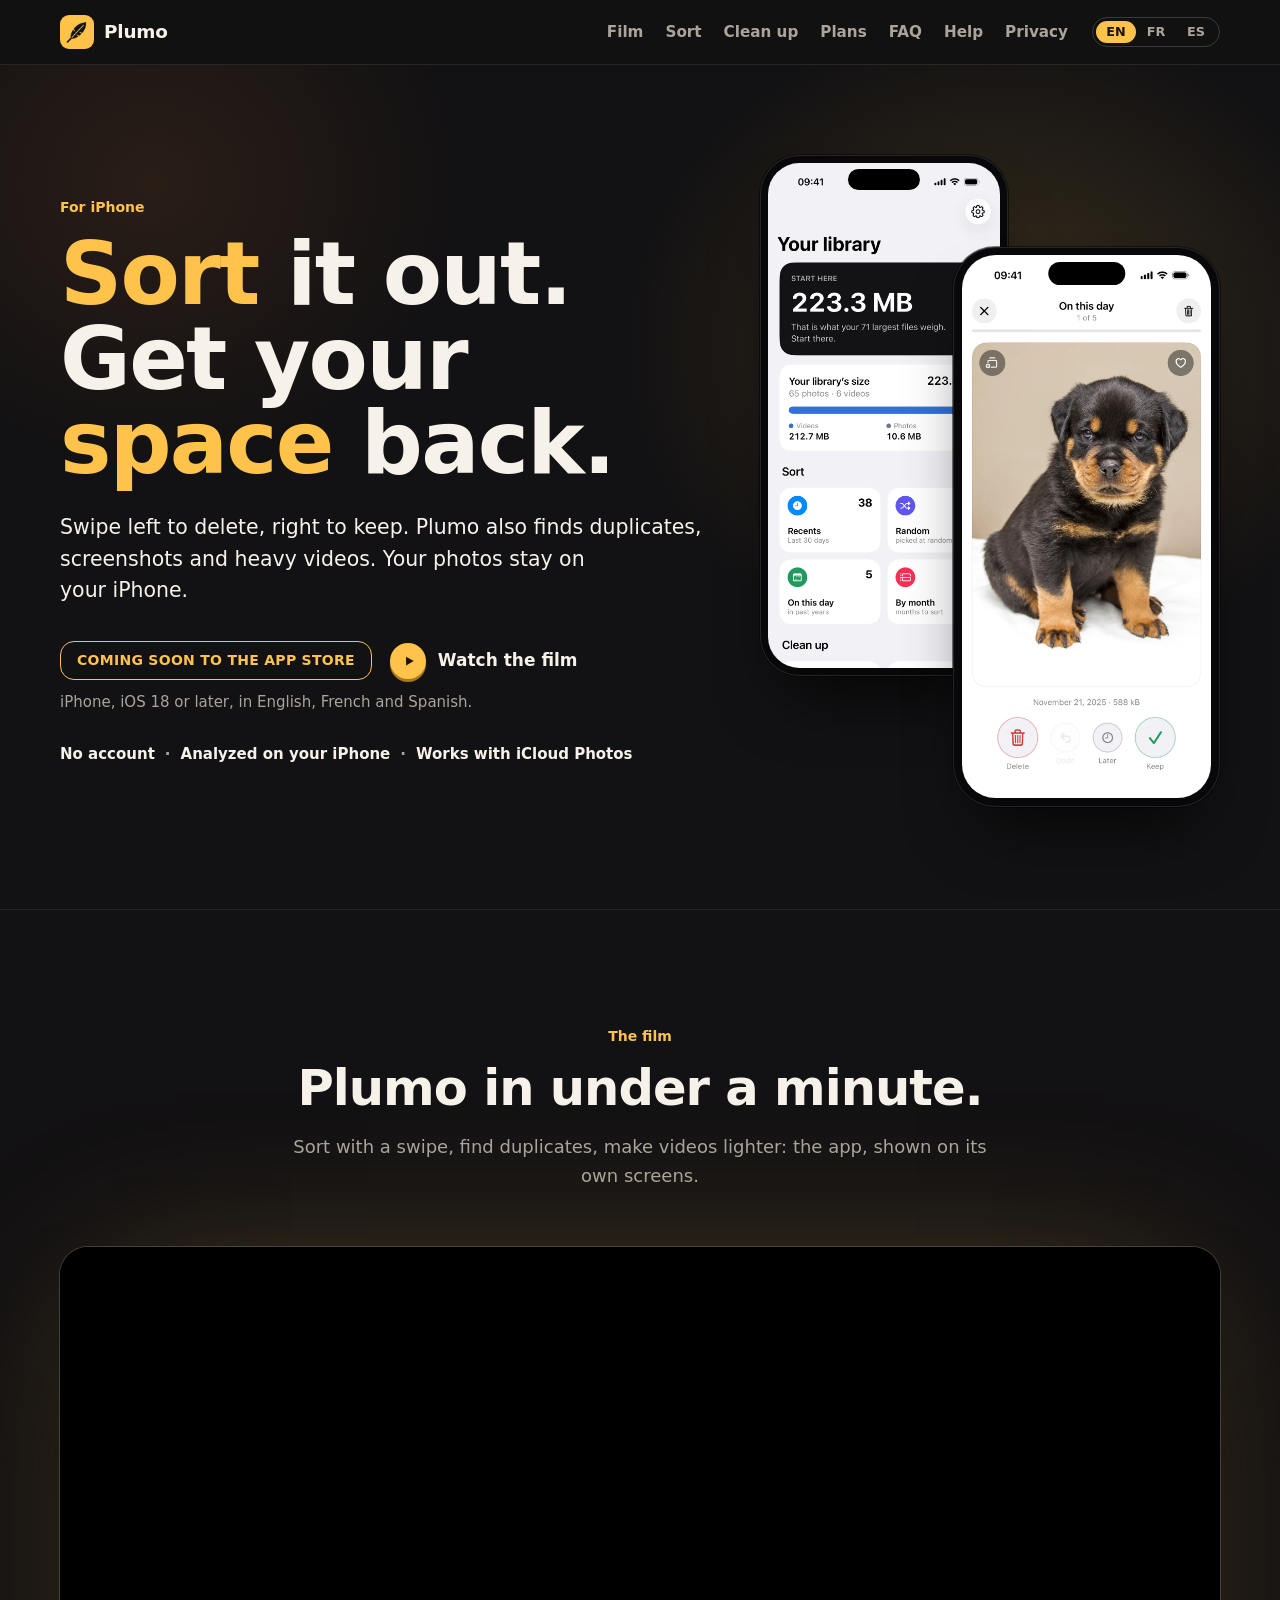
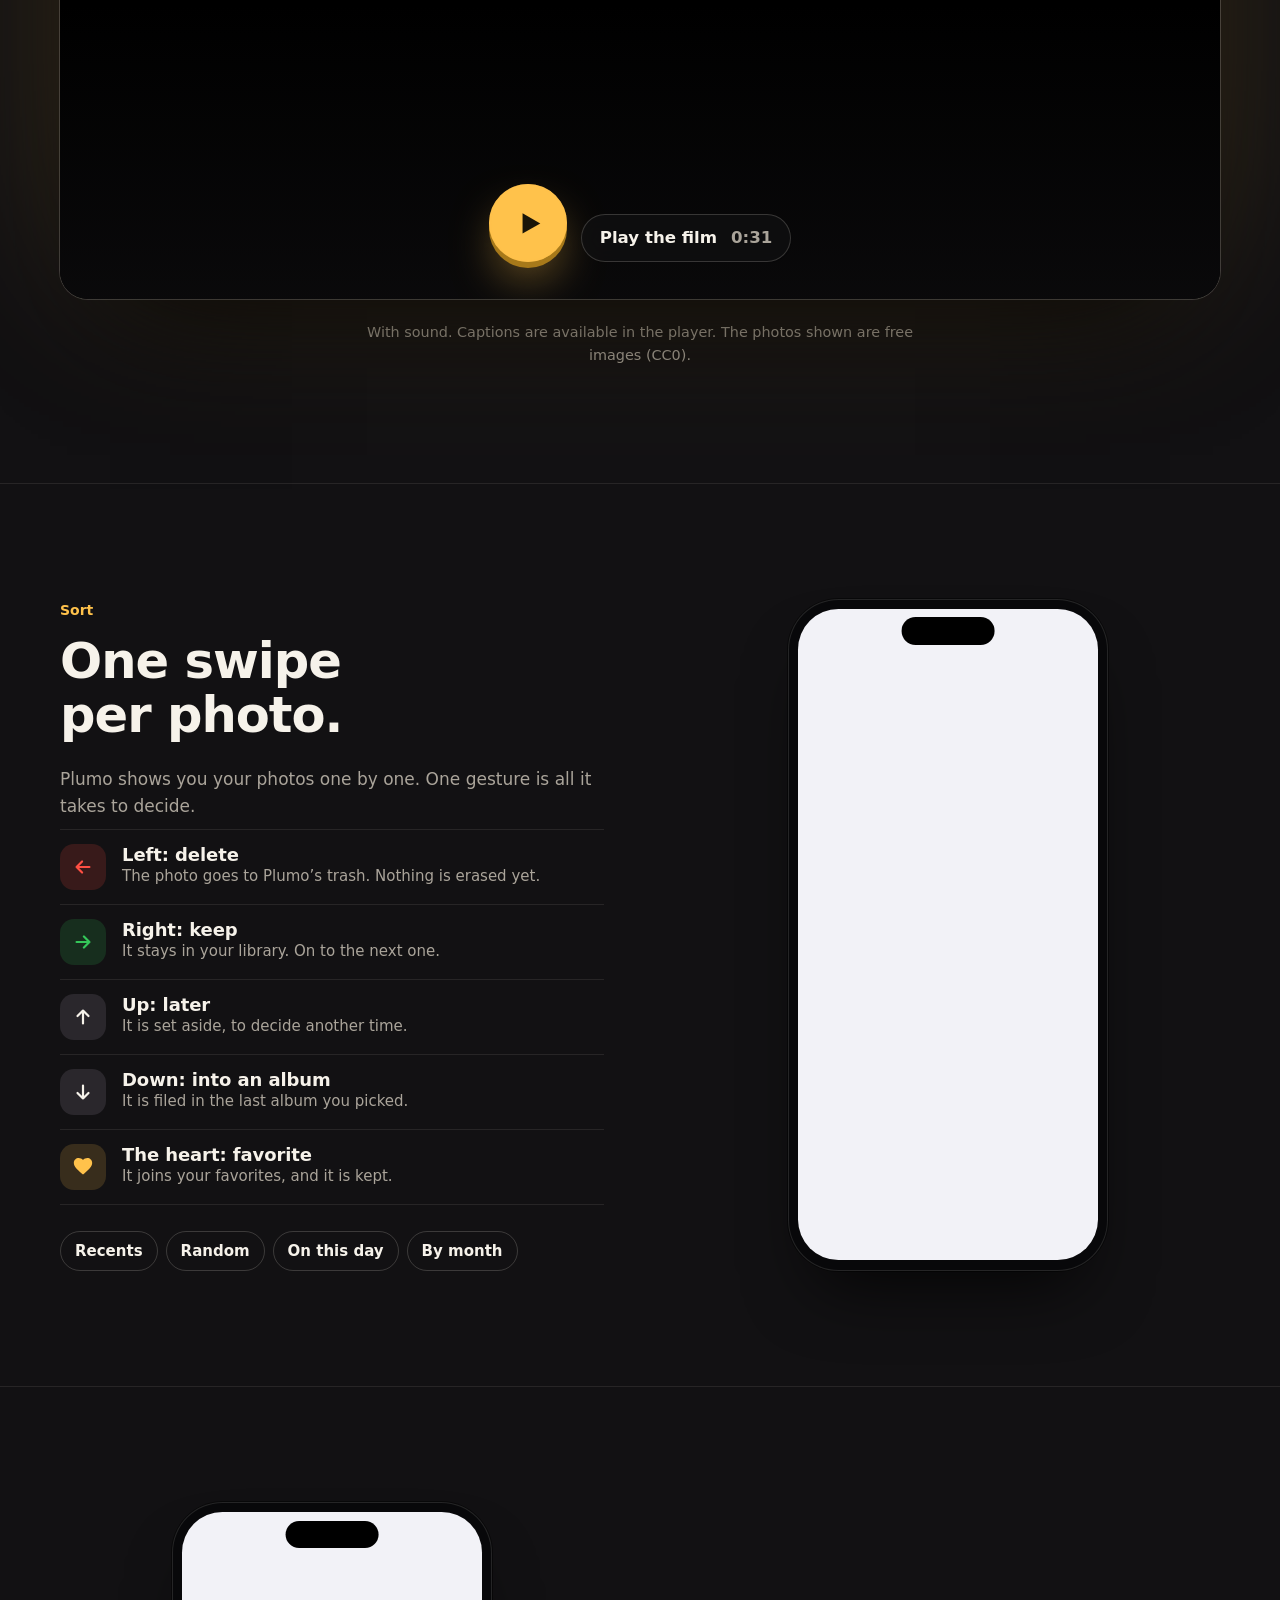
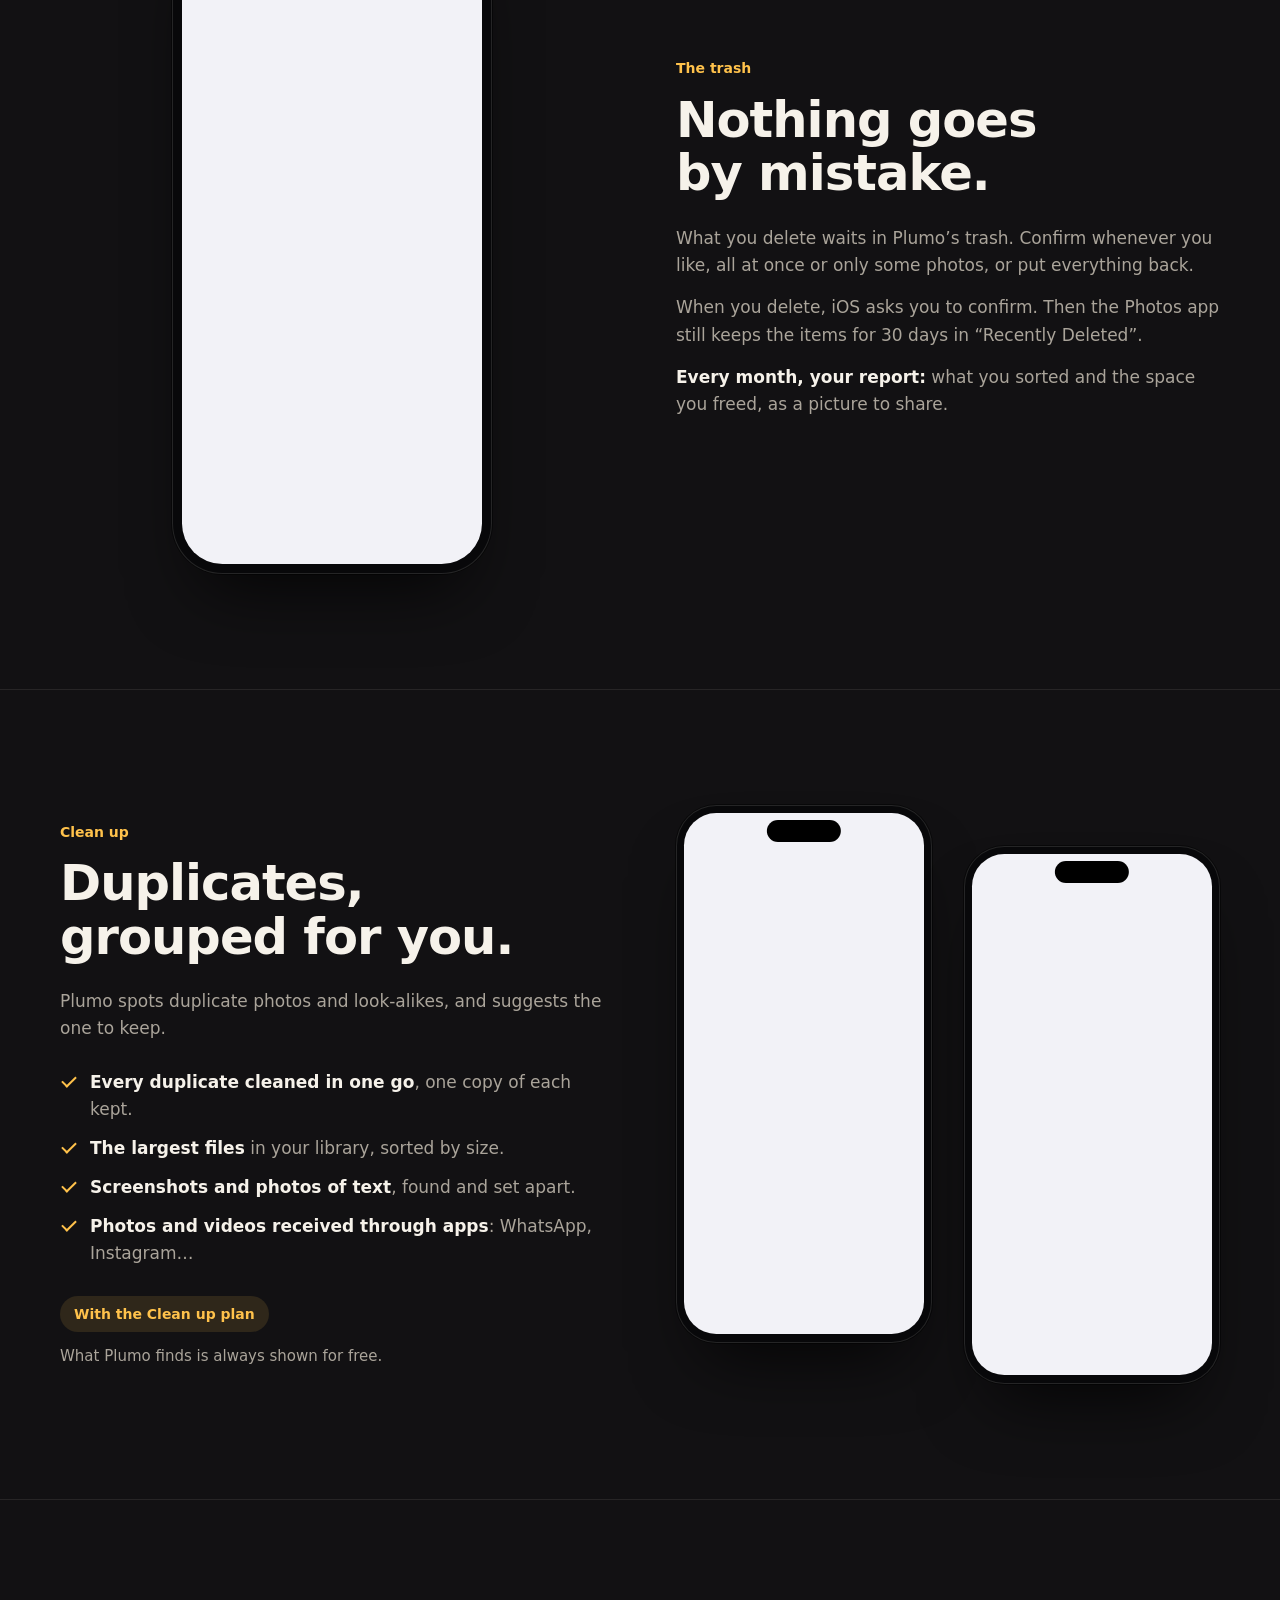
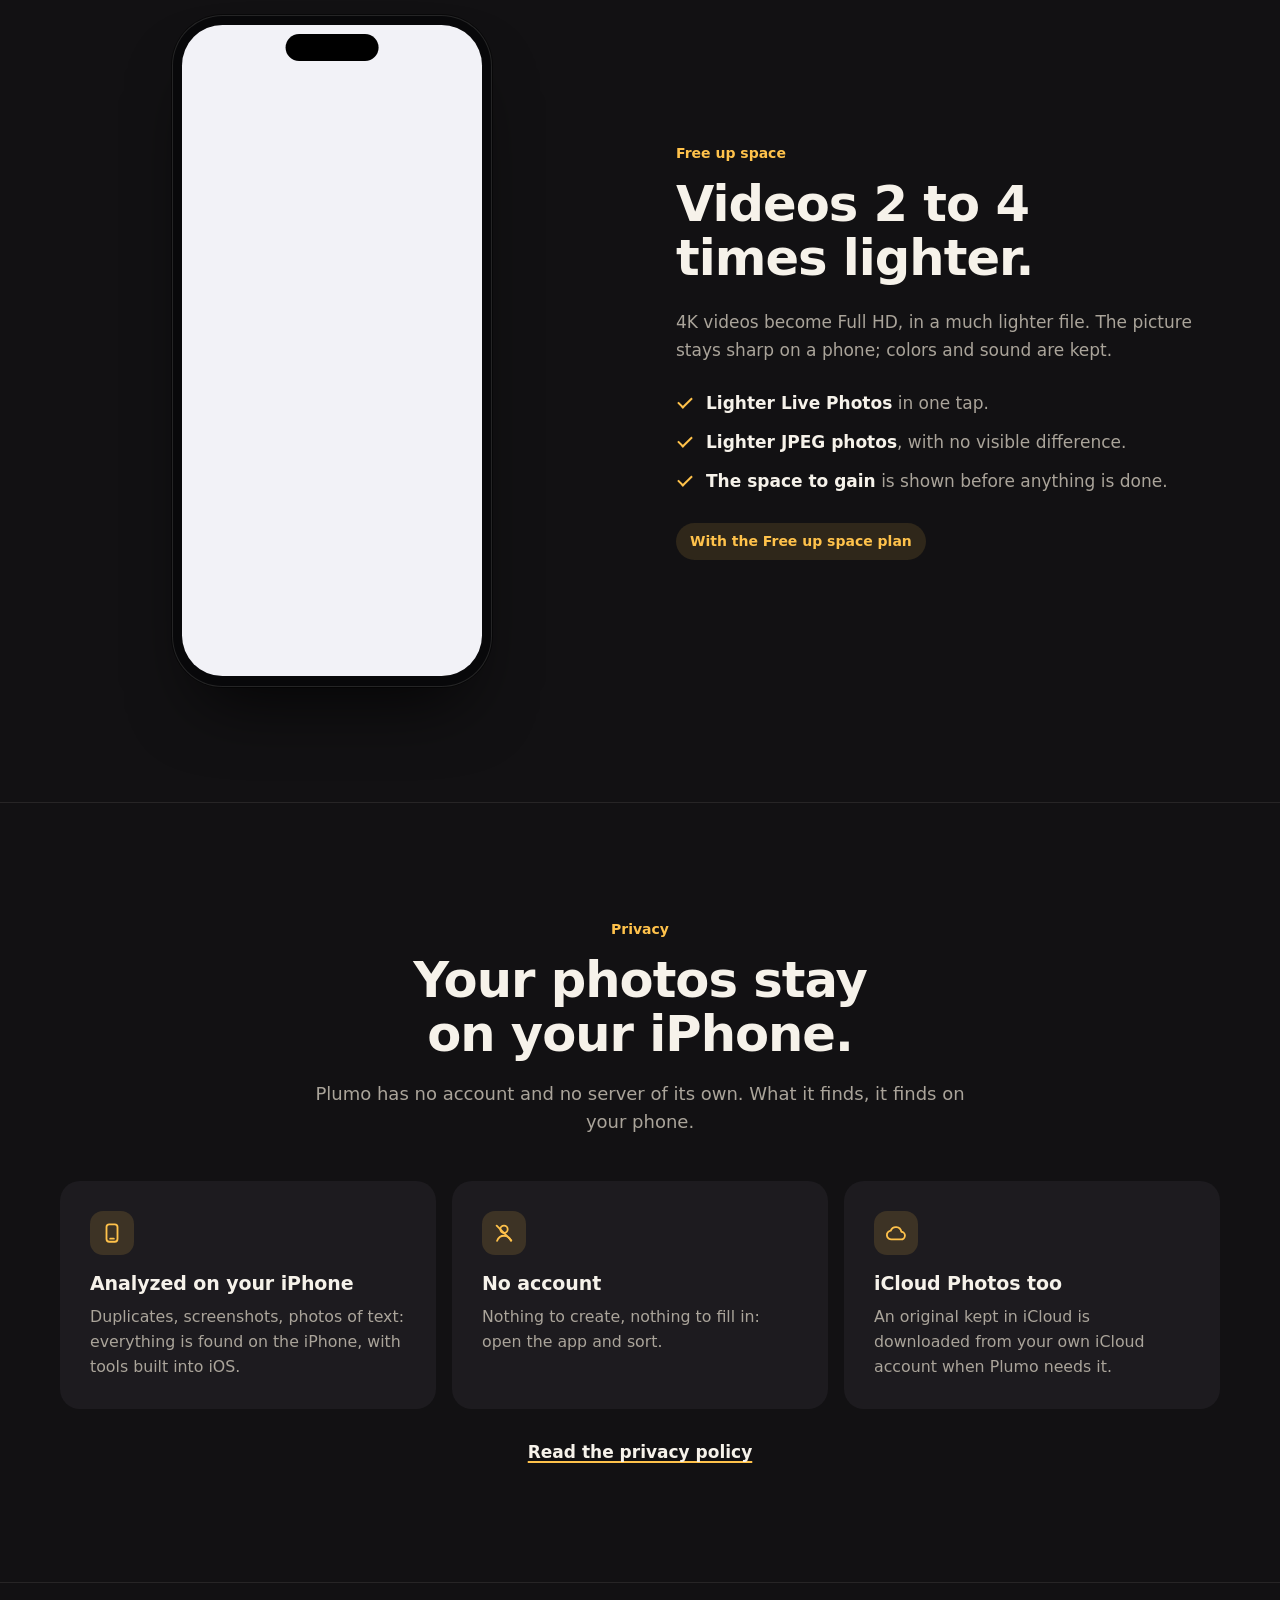
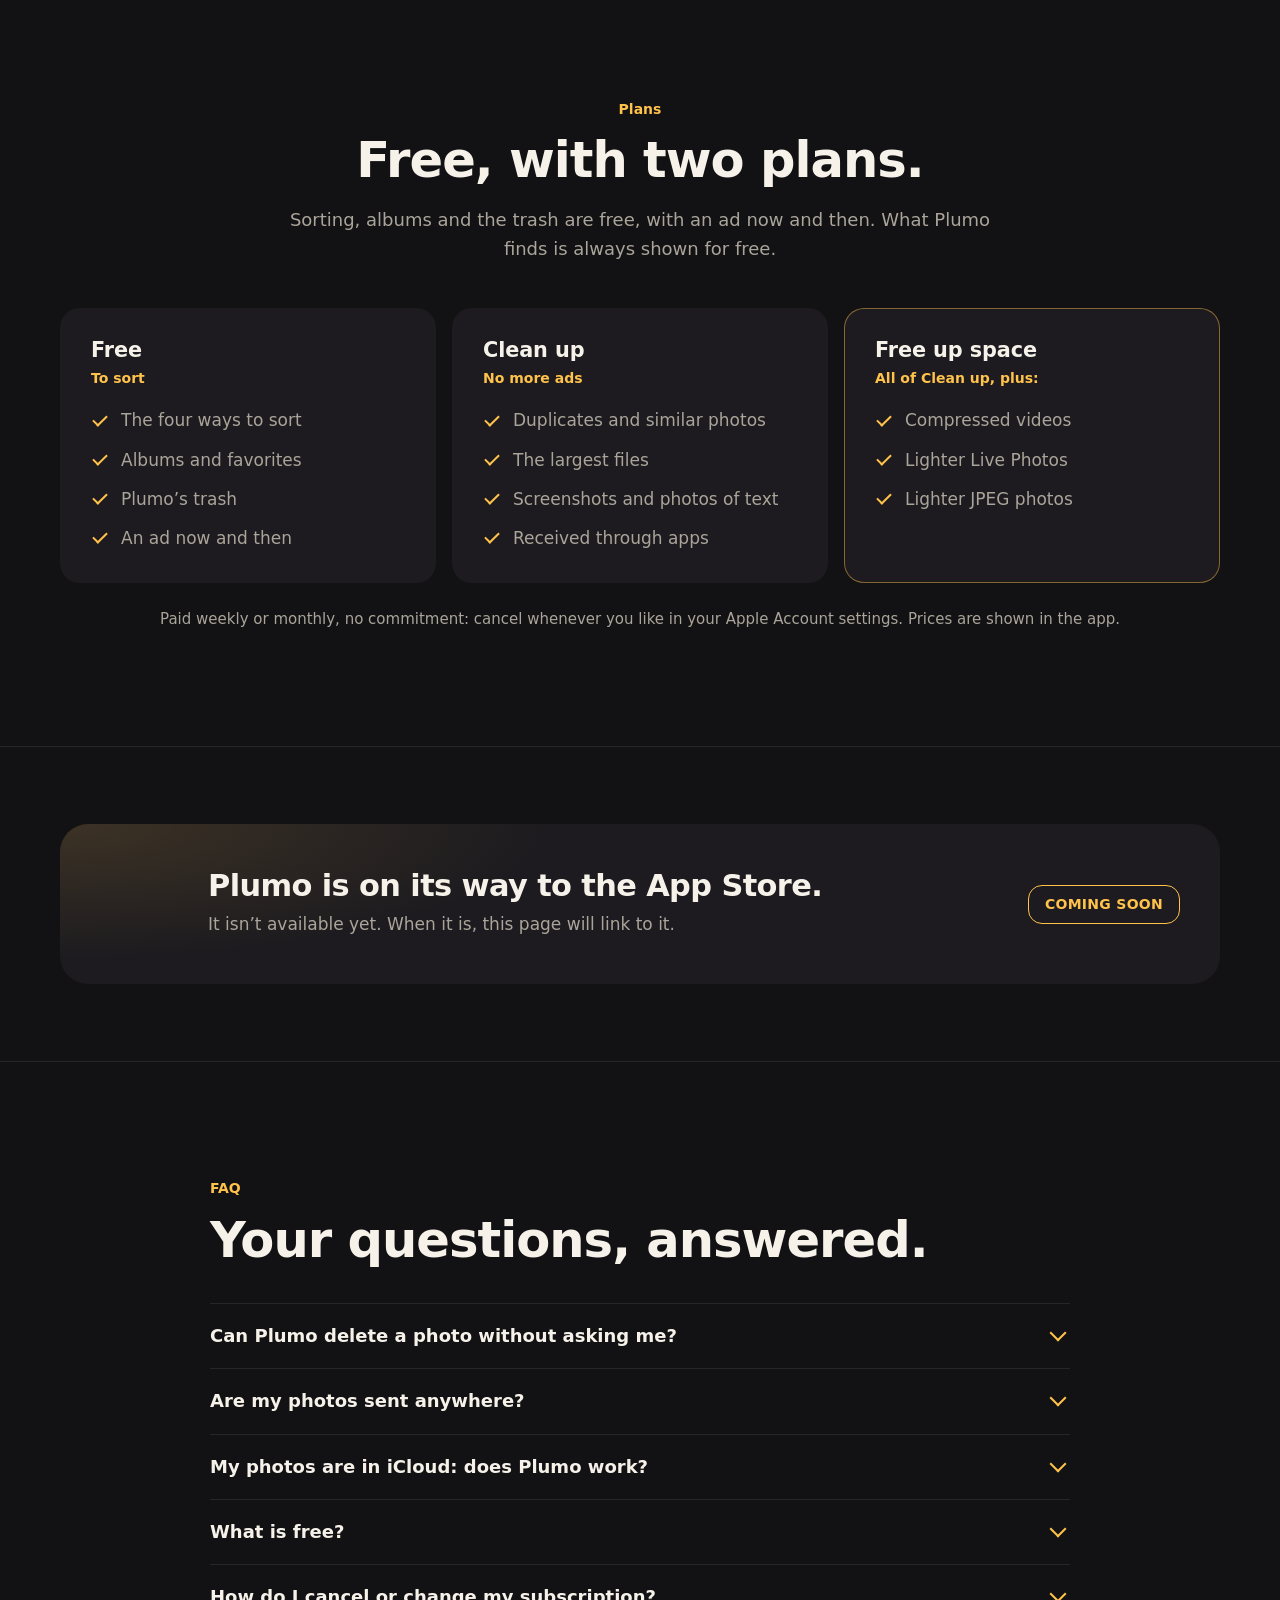
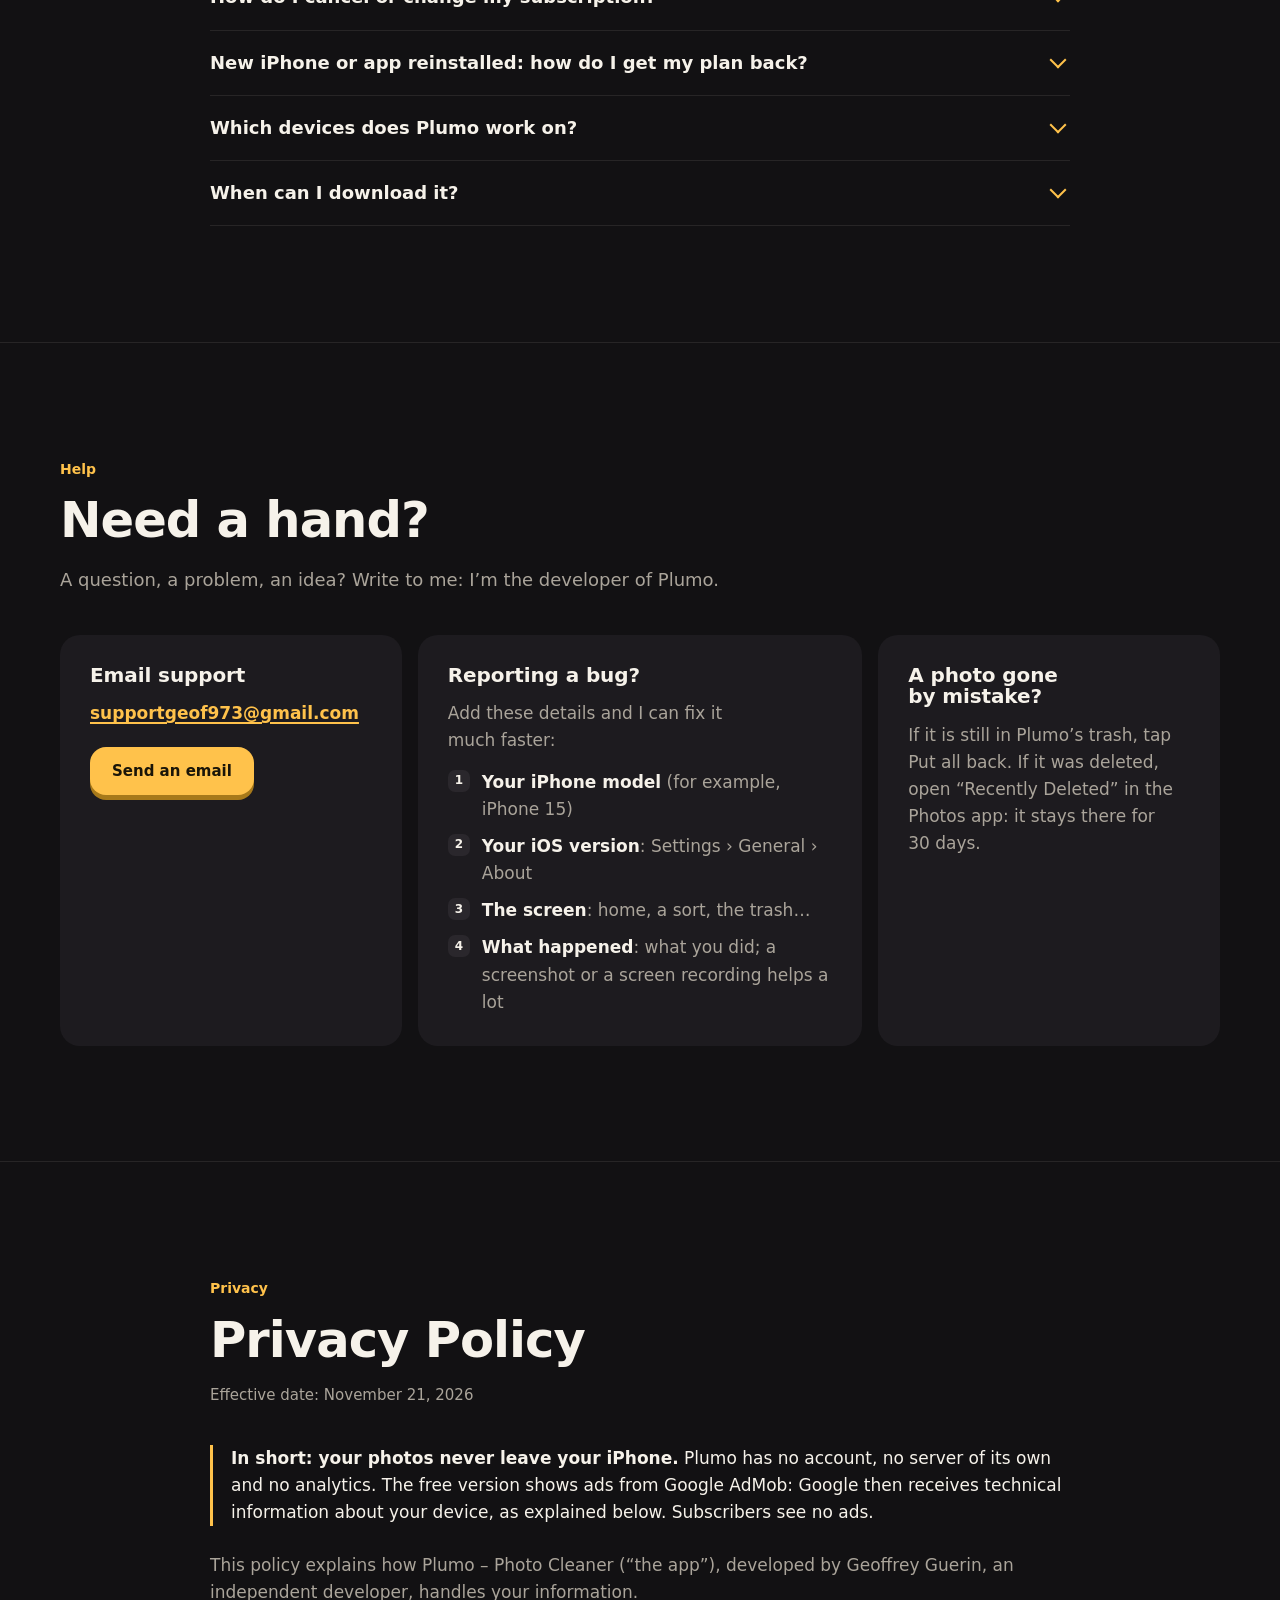
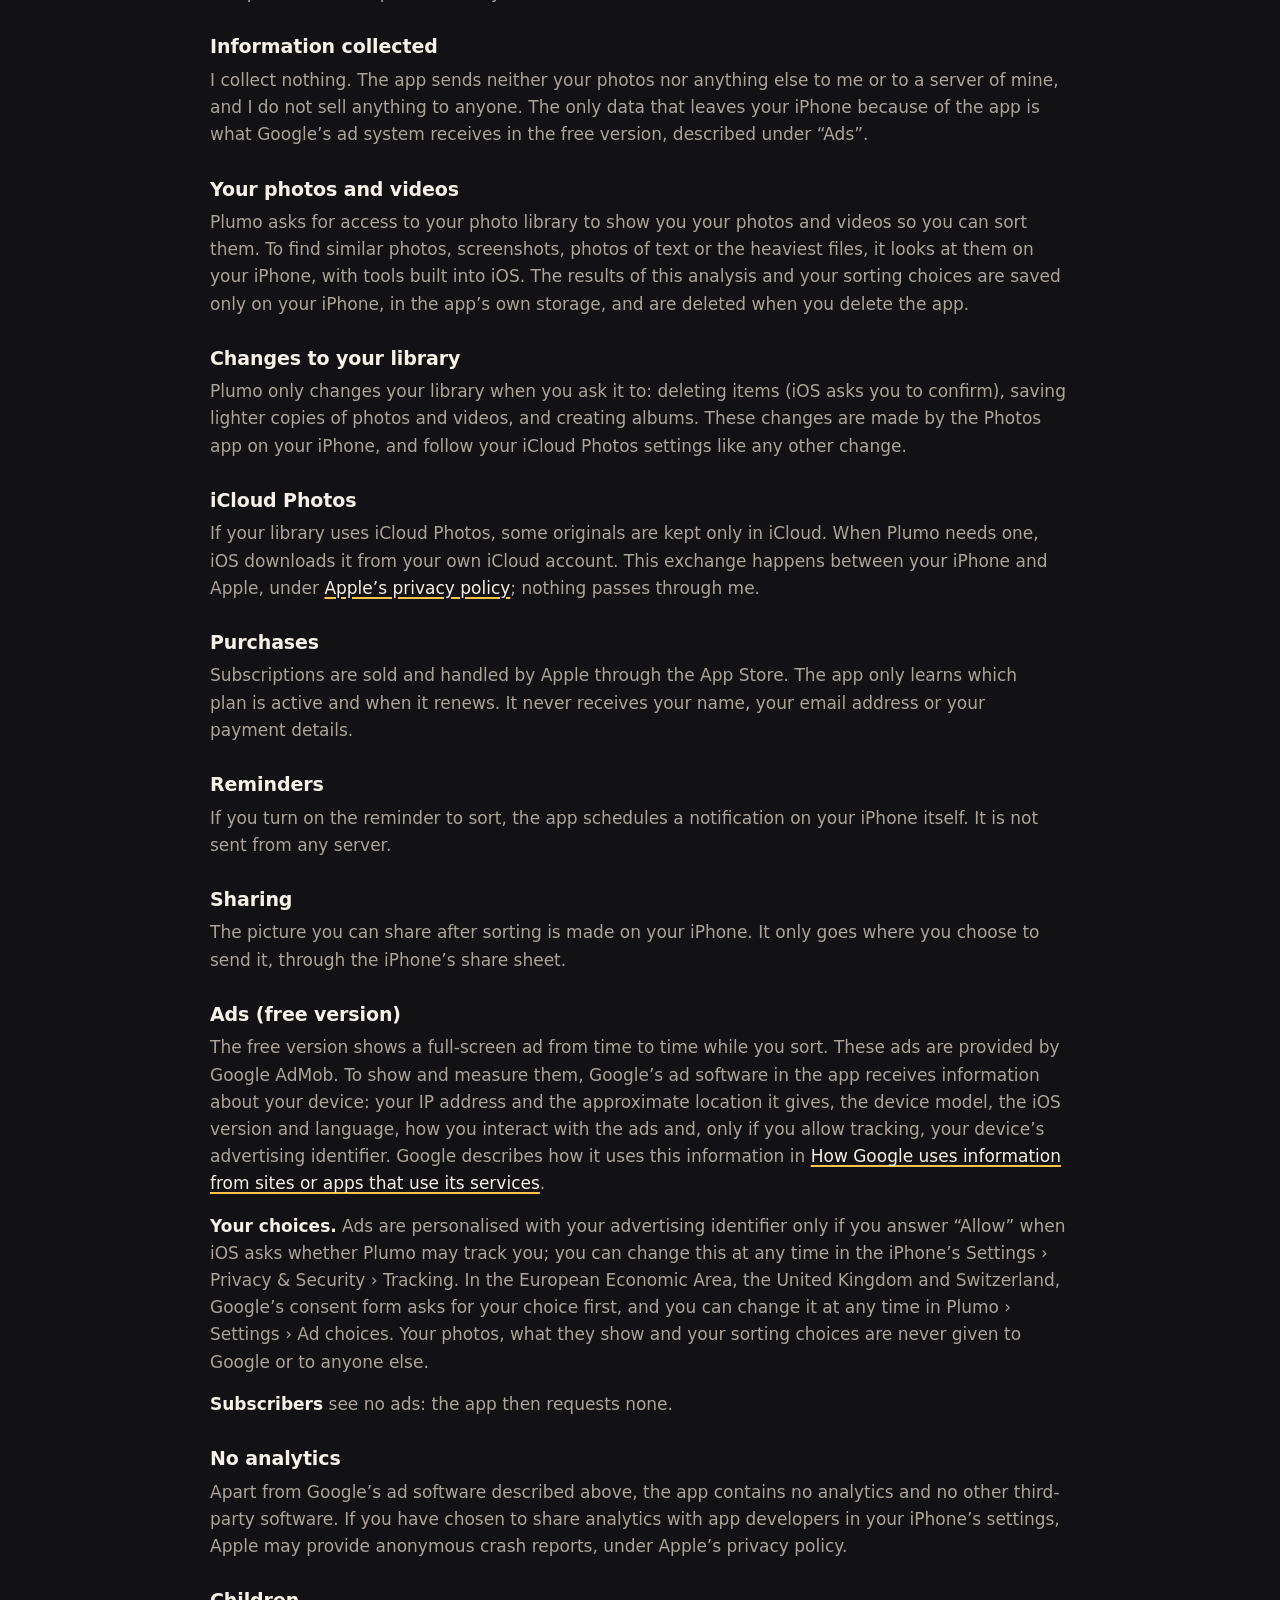
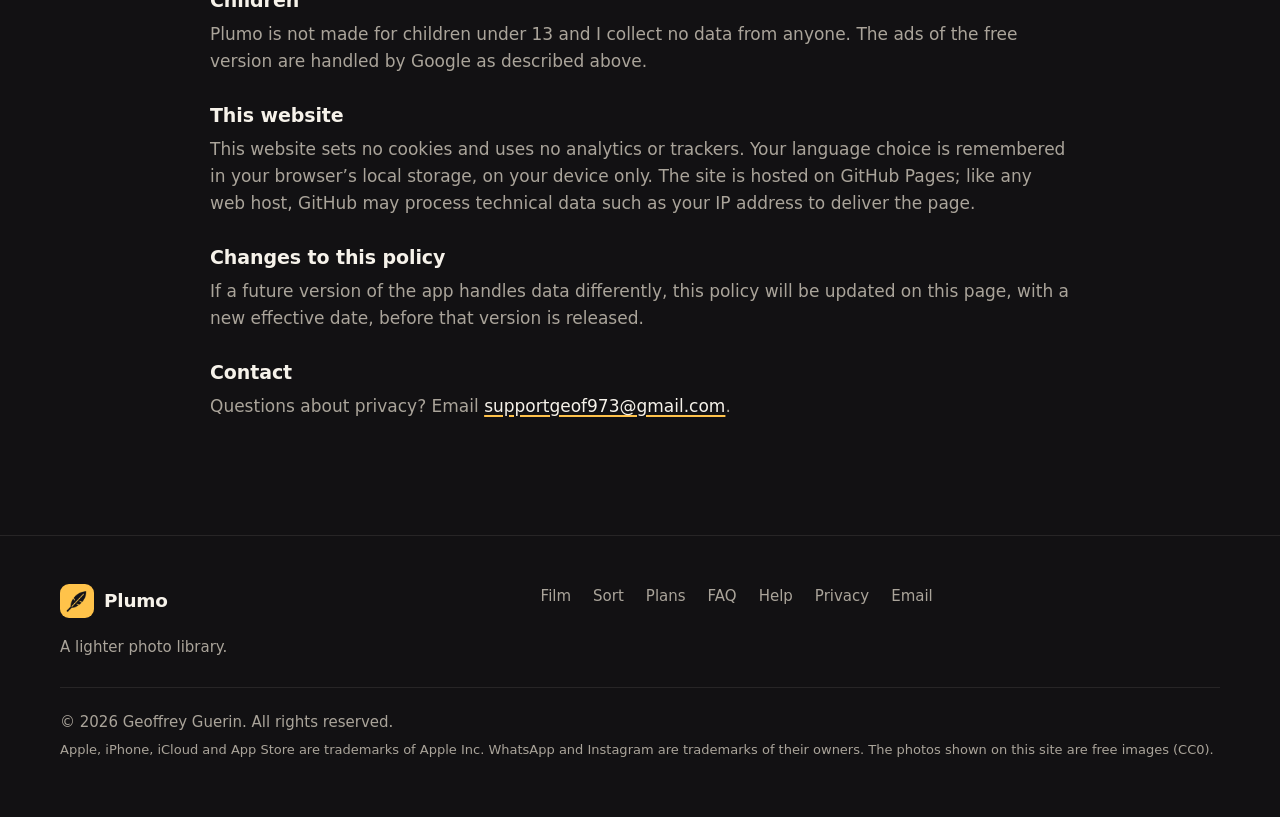
<file: index.html>
<!doctype html>
<html lang="en" data-lang="en">
<head>
  <meta charset="utf-8">
  <meta http-equiv="Content-Security-Policy" content="default-src 'self'; script-src 'self'; style-src 'self'; img-src 'self'; font-src 'self'; connect-src 'none'; media-src 'self'; object-src 'none'; frame-src 'none'; worker-src 'none'; base-uri 'self'; form-action 'none'">
  <meta name="viewport" content="width=device-width, initial-scale=1, viewport-fit=cover">
  <!-- Sets data-lang before first paint (?lang= > saved choice > browser language). -->
  <script src="lang.js"></script>
  <title>Plumo – Photo Cleaner</title>
  <meta name="description" content="Plumo sorts your iPhone photos with a swipe: left to delete, right to keep. It also finds duplicates, screenshots and heavy videos, and your photos stay on your iPhone. Coming soon to the App Store. Help, contact and privacy policy.">
  <meta name="theme-color" content="#121113">
  <meta name="color-scheme" content="dark">
  <meta name="referrer" content="strict-origin-when-cross-origin">
  <!-- TODO: once Plumo is on the App Store, run tools/launch.py (Smart App Banner and store links). -->
  <link rel="canonical" href="https://geofffreyyy.github.io/plumo-site/">

  <meta property="og:type" content="website">
  <meta property="og:site_name" content="Plumo">
  <meta property="og:title" content="Plumo – Photo Cleaner">
  <meta property="og:description" content="Sort your photos with a swipe and free up space on your iPhone. Your photos stay on your iPhone. Coming soon to the App Store.">
  <meta property="og:url" content="https://geofffreyyy.github.io/plumo-site/">
  <meta property="og:image" content="https://geofffreyyy.github.io/plumo-site/films/en-poster-landscape.jpg">
  <meta property="og:image:width" content="1920">
  <meta property="og:image:height" content="1080">
  <meta property="og:image:alt" content="Plumo: the yellow feather icon above the words Sort it out. Get your space back.">
  <meta property="og:locale" content="en_US">
  <meta property="og:locale:alternate" content="fr_FR">
  <meta property="og:locale:alternate" content="es_ES">
  <meta name="twitter:card" content="summary_large_image">
  <meta name="twitter:title" content="Plumo – Photo Cleaner">
  <meta name="twitter:description" content="Sort your photos with a swipe and free up space on your iPhone. Your photos stay on your iPhone. Coming soon to the App Store.">
  <meta name="twitter:image" content="https://geofffreyyy.github.io/plumo-site/films/en-poster-landscape.jpg">

  <link rel="icon" type="image/png" sizes="32x32" href="assets/favicon-32.png">
  <link rel="icon" type="image/png" sizes="64x64" href="assets/favicon-64.png">
  <link rel="apple-touch-icon" href="assets/apple-touch-icon.png">

  <link rel="stylesheet" href="styles.css">
  <script src="script.js" defer></script>
</head>
<body>
  <a class="skip-link" href="#main"><span lang="en">Skip to content</span><span lang="fr">Aller au contenu</span><span lang="es">Ir al contenido</span></a>

  <header class="site-header">
    <div class="wrap nav">
      <a class="brand" href="#top">
        <img src="assets/icon-96.png" alt="" width="34" height="34">
        <span>Plumo</span>
      </a>
      <nav class="nav-links" aria-label="Sections" data-fr-aria-label="Sections" data-es-aria-label="Secciones">
        <a class="nav-optional" href="#film"><span lang="en">Film</span><span lang="fr">Film</span><span lang="es">Vídeo</span></a>
        <a class="nav-optional" href="#sort"><span lang="en">Sort</span><span lang="fr">Trier</span><span lang="es">Ordenar</span></a>
        <a class="nav-optional" href="#cleanup"><span lang="en">Clean up</span><span lang="fr">Ménage</span><span lang="es">Limpieza</span></a>
        <a class="nav-optional" href="#plans"><span lang="en">Plans</span><span lang="fr">Formules</span><span lang="es">Planes</span></a>
        <a href="#faq">FAQ</a>
        <a href="#support"><span lang="en">Help</span><span lang="fr">Aide</span><span lang="es">Ayuda</span></a>
        <a href="#privacy"><span lang="en">Privacy</span><span lang="fr">Confidentialité</span><span lang="es">Privacidad</span></a>
      </nav>
      <div class="lang-switch" role="group" aria-label="Language" data-fr-aria-label="Langue" data-es-aria-label="Idioma">
        <button type="button" data-set-lang="en" aria-pressed="true" aria-label="English">EN</button>
        <button type="button" data-set-lang="fr" aria-pressed="false" aria-label="Français">FR</button>
        <button type="button" data-set-lang="es" aria-pressed="false" aria-label="Español">ES</button>
      </div>
    </div>
  </header>

  <main id="main">
    <!-- ============ HERO ============ -->
    <section class="hero" id="top" aria-labelledby="hero-title">
      <div class="wrap hero-grid">
        <div class="hero-copy">
          <p class="eyebrow"><span lang="en">For iPhone</span><span lang="fr">Pour iPhone</span><span lang="es">Para iPhone</span></p>
          <h1 id="hero-title">
            <span lang="en"><span class="line"><span class="hl">Sort</span> it out.</span> <span class="line">Get your <span class="hl">space</span> back.</span></span>
            <span lang="fr"><span class="line">Faites le <span class="hl">tri</span>.</span> <span class="line">Récupérez de la <span class="hl">place</span>.</span></span>
            <span lang="es"><span class="line"><span class="hl">Ordena</span> tus fotos.</span> <span class="line">Recupera <span class="hl">espacio</span>.</span></span>
          </h1>
          <p class="lede" lang="en">Swipe left to delete, right to keep. Plumo also finds duplicates, screenshots and heavy videos. Your photos stay on your iPhone.</p>
          <p class="lede" lang="fr">Glissez à gauche pour supprimer, à droite pour garder. Plumo trouve aussi les doublons, les captures et les vidéos trop lourdes. Vos photos restent sur votre iPhone.</p>
          <p class="lede" lang="es">Desliza a la izquierda para eliminar, a la derecha para conservar. Plumo también encuentra duplicados, capturas y vídeos pesados. Tus fotos se quedan en tu iPhone.</p>

          <div class="status">
            <p class="soon"><span lang="en">Coming soon to the App Store</span><span lang="fr">Bientôt sur l’App Store</span><span lang="es">Próximamente en el App Store</span></p>
            <p class="hero-film needs-js">
              <a class="film-link" href="#film" data-play-film>
                <span class="film-link-disc" aria-hidden="true"><svg viewBox="0 0 24 24" width="14" height="14" focusable="false"><path fill="currentColor" d="M7 4.5v15l13-7.5z"/></svg></span>
                <span lang="en">Watch the film</span><span lang="fr">Voir le film</span><span lang="es">Ver el vídeo</span>
              </a>
            </p>
            <p class="status-note"><span lang="en">iPhone, iOS 18 or later, in English, French and Spanish.</span><span lang="fr">iPhone, iOS&nbsp;18 ou ultérieur, en français, en anglais et en espagnol.</span><span lang="es">iPhone, iOS 18 o posterior, en español, inglés y francés.</span></p>
          </div>

          <ul class="facts-inline">
            <li><span lang="en">No account</span><span lang="fr">Sans compte</span><span lang="es">Sin cuenta</span></li>
            <li><span lang="en">Analyzed on your iPhone</span><span lang="fr">Analyse sur l’iPhone</span><span lang="es">Análisis en tu iPhone</span></li>
            <li><span lang="en">Works with iCloud Photos</span><span lang="fr">Compatible Photos iCloud</span><span lang="es">Compatible con Fotos en iCloud</span></li>
          </ul>
        </div>

        <div class="hero-visual">
          <figure class="device device-back">
            <div class="phone">
              <div class="screen">
                <picture lang="en">
                  <source type="image/webp" srcset="screens/home-en.webp">
                  <img src="screens/home-en.jpg" width="900" height="1957" fetchpriority="high" decoding="async" alt="The home screen, Your library: 223.3 MB to start with, the weight of the 71 largest files, the library’s size split between videos and photos, then the Sort tiles: Recents, Random, On this day, By month.">
                </picture>
                <picture lang="fr">
                  <source type="image/webp" srcset="screens/home-fr.webp">
                  <img src="screens/home-fr.jpg" width="900" height="1957" fetchpriority="high" decoding="async" alt="L’accueil, Ta galerie : 223,3 Mo pour commencer, le poids des 71 plus gros fichiers, le poids de la galerie entre vidéos et photos, puis les tuiles Trier : Récents, Au hasard, Ce jour-là, Par mois.">
                </picture>
                <picture lang="es">
                  <source type="image/webp" srcset="screens/home-es.webp">
                  <img src="screens/home-es.jpg" width="900" height="1957" fetchpriority="high" decoding="async" alt="La pantalla de inicio, Tu galería: 223,3 MB para empezar, el peso de los 71 archivos más grandes, el tamaño de la galería entre vídeos y fotos, y las fichas Ordenar: Recientes, Al azar, Tal día como hoy, Por meses.">
                </picture>
                <span class="island" aria-hidden="true"></span>
              </div>
            </div>
          </figure>
          <figure class="device device-front">
            <div class="phone">
              <div class="screen">
                <picture lang="en">
                  <source type="image/webp" srcset="screens/onthisday-en.webp">
                  <img src="screens/onthisday-en.jpg" width="900" height="1957" fetchpriority="high" decoding="async" alt="Sorting “On this day”, photo 1 of 5: a puppy, with the Delete, Undo, Later and Keep buttons under it.">
                </picture>
                <picture lang="fr">
                  <source type="image/webp" srcset="screens/onthisday-fr.webp">
                  <img src="screens/onthisday-fr.jpg" width="900" height="1957" fetchpriority="high" decoding="async" alt="Le tri « Ce jour-là », photo 1 sur 5 : un chiot, avec les boutons Supprimer, Annuler, Plus tard et Garder en dessous.">
                </picture>
                <picture lang="es">
                  <source type="image/webp" srcset="screens/onthisday-es.webp">
                  <img src="screens/onthisday-es.jpg" width="900" height="1957" fetchpriority="high" decoding="async" alt="Ordenando «Tal día como hoy», foto 1 de 5: un cachorro, con los botones Eliminar, Deshacer, Más tarde y Conservar debajo.">
                </picture>
                <span class="island" aria-hidden="true"></span>
              </div>
            </div>
          </figure>
        </div>
      </div>
    </section>

    <!-- ============ FILM ============ -->
    <!-- The film files come from the 2G Business films workspace (outils/web.py): one cut per
         language and orientation, English and French. The Spanish page plays the English cut
         with films/es.vtt shown. -->
    <section class="section film-section" id="film" aria-labelledby="film-title">
      <div class="wrap">
        <header class="section-head film-head">
          <p class="eyebrow"><span lang="en">The film</span><span lang="fr">Le film</span><span lang="es">El vídeo</span></p>
          <h2 id="film-title"><span lang="en">Plumo in under a minute.</span><span lang="fr">Plumo en moins d’une minute.</span><span lang="es">Plumo en menos de un minuto.</span></h2>
          <p class="section-lede" lang="en">Sort with a swipe, find duplicates, make videos lighter: the app, shown on its own screens.</p>
          <p class="section-lede" lang="fr">Trier d’un geste, retrouver les doublons, alléger les vidéos&nbsp;: l’app, montrée sur ses propres écrans.</p>
          <p class="section-lede" lang="es">Ordenar con un gesto, encontrar duplicados, aligerar vídeos: la app, mostrada en sus propias pantallas.</p>
        </header>

        <div class="film-frame" id="film-frame" data-state="idle">
          <video class="film-video" id="film-video" playsinline preload="none" tabindex="-1" aria-hidden="true"></video>
          <div class="film-cover" id="film-cover">
            <!-- The poster carries words, so each language has its own; the hidden ones are never fetched. -->
            <picture lang="en">
              <source media="(orientation: portrait)" srcset="films/en-poster-portrait.jpg">
              <img src="films/en-poster-landscape.jpg" alt="" width="1920" height="1080" loading="lazy" decoding="async">
            </picture>
            <picture lang="fr">
              <source media="(orientation: portrait)" srcset="films/fr-poster-portrait.jpg">
              <img src="films/fr-poster-landscape.jpg" alt="" width="1920" height="1080" loading="lazy" decoding="async">
            </picture>
            <picture lang="es">
              <source media="(orientation: portrait)" srcset="films/en-poster-portrait.jpg">
              <img src="films/en-poster-landscape.jpg" alt="" width="1920" height="1080" loading="lazy" decoding="async">
            </picture>
            <button type="button" class="film-play" id="film-play">
              <span class="film-play-disc" aria-hidden="true"><svg viewBox="0 0 24 24" width="30" height="30" focusable="false"><path fill="currentColor" d="M7 4.5v15l13-7.5z"/></svg></span>
              <span class="film-play-text">
                <span class="film-when-idle"><span lang="en">Play the film</span><span lang="fr">Lancer le film</span><span lang="es">Ver el vídeo</span></span><span class="film-when-ended"><span lang="en">Watch again</span><span lang="fr">Revoir le film</span><span lang="es">Volver a verlo</span></span><span class="sr-only"><span lang="en">, with sound</span><span lang="fr">, avec le son</span><span lang="es">, con sonido</span></span>
                <span class="film-time" aria-hidden="true"><span lang="en">0:31</span><span lang="fr">0:32</span><span lang="es">0:31</span></span>
              </span>
            </button>
          </div>
        </div>
        <p class="film-note"><span lang="en">With sound. Captions are available in the player. The photos shown are free images (CC0).</span><span lang="fr">Avec le son. Sous-titres disponibles dans le lecteur. Les photos montrées sont des images libres (CC0).</span><span lang="es">Con sonido. Voz en inglés, con subtítulos en español. Las fotos que se ven son imágenes libres (CC0).</span></p>
      </div>
    </section>

    <!-- ============ SORT ============ -->
    <section class="section" id="sort" aria-labelledby="sort-title">
      <div class="wrap feature-grid">
        <div class="feature-copy">
          <p class="eyebrow"><span lang="en">Sort</span><span lang="fr">Trier</span><span lang="es">Ordenar</span></p>
          <h2 id="sort-title"><span lang="en">One swipe per photo.</span><span lang="fr">Un geste par photo.</span><span lang="es">Un gesto por foto.</span></h2>
          <p lang="en">Plumo shows you your photos one by one. One gesture is all it takes to decide.</p>
          <p lang="fr">Plumo vous présente vos photos une par une. Un geste suffit pour décider.</p>
          <p lang="es">Plumo te muestra tus fotos una a una. Un gesto basta para decidir.</p>
          <ul class="gestures">
            <li>
              <span class="gesture-key delete"><svg viewBox="0 0 24 24" aria-hidden="true" focusable="false"><path fill="none" stroke="currentColor" stroke-width="2.4" stroke-linecap="round" stroke-linejoin="round" d="M19 12H5m6-6-6 6 6 6"/></svg></span>
              <div>
                <h3><span lang="en">Left: delete</span><span lang="fr">Vers la gauche&nbsp;: supprimer</span><span lang="es">A la izquierda: eliminar</span></h3>
                <p><span lang="en">The photo goes to Plumo’s trash. Nothing is erased yet.</span><span lang="fr">La photo part dans la corbeille de Plumo. Rien n’est encore effacé.</span><span lang="es">La foto va a la papelera de Plumo. Aún no se borra nada.</span></p>
              </div>
            </li>
            <li>
              <span class="gesture-key keep"><svg viewBox="0 0 24 24" aria-hidden="true" focusable="false"><path fill="none" stroke="currentColor" stroke-width="2.4" stroke-linecap="round" stroke-linejoin="round" d="M5 12h14m-6-6 6 6-6 6"/></svg></span>
              <div>
                <h3><span lang="en">Right: keep</span><span lang="fr">Vers la droite&nbsp;: garder</span><span lang="es">A la derecha: conservar</span></h3>
                <p><span lang="en">It stays in your library. On to the next one.</span><span lang="fr">Elle reste dans votre galerie. Au tour de la suivante.</span><span lang="es">Se queda en tu galería. A por la siguiente.</span></p>
              </div>
            </li>
            <li>
              <span class="gesture-key "><svg viewBox="0 0 24 24" aria-hidden="true" focusable="false"><path fill="none" stroke="currentColor" stroke-width="2.4" stroke-linecap="round" stroke-linejoin="round" d="M12 19V5m-6 6 6-6 6 6"/></svg></span>
              <div>
                <h3><span lang="en">Up: later</span><span lang="fr">Vers le haut&nbsp;: plus tard</span><span lang="es">Hacia arriba: más tarde</span></h3>
                <p><span lang="en">It is set aside, to decide another time.</span><span lang="fr">Elle est mise de côté, pour décider une autre fois.</span><span lang="es">Se aparta, para decidir en otro momento.</span></p>
              </div>
            </li>
            <li>
              <span class="gesture-key "><svg viewBox="0 0 24 24" aria-hidden="true" focusable="false"><path fill="none" stroke="currentColor" stroke-width="2.4" stroke-linecap="round" stroke-linejoin="round" d="M12 5v14m-6-6 6 6 6-6"/></svg></span>
              <div>
                <h3><span lang="en">Down: into an album</span><span lang="fr">Vers le bas&nbsp;: dans un album</span><span lang="es">Hacia abajo: a un álbum</span></h3>
                <p><span lang="en">It is filed in the last album you picked.</span><span lang="fr">Elle est rangée dans le dernier album choisi.</span><span lang="es">Se guarda en el último álbum elegido.</span></p>
              </div>
            </li>
            <li>
              <span class="gesture-key fav"><svg viewBox="0 0 24 24" aria-hidden="true" focusable="false"><path fill="currentColor" d="M12 20.3 10.6 19C5.4 14.4 2 11.3 2 7.6 2 4.6 4.4 2.3 7.3 2.3c1.7 0 3.4.8 4.7 2.1 1.3-1.3 3-2.1 4.7-2.1 2.9 0 5.3 2.3 5.3 5.3 0 3.7-3.4 6.8-8.6 11.4z"/></svg></span>
              <div>
                <h3><span lang="en">The heart: favorite</span><span lang="fr">Le cœur&nbsp;: favori</span><span lang="es">El corazón: favorito</span></h3>
                <p><span lang="en">It joins your favorites, and it is kept.</span><span lang="fr">Elle rejoint vos favoris, et elle est gardée.</span><span lang="es">Pasa a tus favoritos y se conserva.</span></p>
              </div>
            </li>
          </ul>
          <ul class="chips" aria-label="Ways to sort" data-fr-aria-label="Façons de trier" data-es-aria-label="Formas de ordenar">
            <li><span lang="en">Recents</span><span lang="fr">Récents</span><span lang="es">Recientes</span></li>
            <li><span lang="en">Random</span><span lang="fr">Au hasard</span><span lang="es">Al azar</span></li>
            <li><span lang="en">On this day</span><span lang="fr">Ce jour-là</span><span lang="es">Tal día como hoy</span></li>
            <li><span lang="en">By month</span><span lang="fr">Par mois</span><span lang="es">Por meses</span></li>
          </ul>
        </div>
        <div class="feature-visual single">
          <figure class="device">
            <div class="phone">
              <div class="screen">
                <picture lang="en">
                  <source type="image/webp" srcset="screens/deck-en.webp">
                  <img src="screens/deck-en.jpg" width="900" height="1957" loading="lazy" decoding="async" alt="Sorting Recents, photo 1 of 38: a street of tall buildings, with the album button and the heart for favorites at the top of the photo.">
                </picture>
                <picture lang="fr">
                  <source type="image/webp" srcset="screens/deck-fr.webp">
                  <img src="screens/deck-fr.jpg" width="900" height="1957" loading="lazy" decoding="async" alt="Le tri Récents, photo 1 sur 38 : une rue bordée d’immeubles, avec le bouton d’album et le cœur des favoris en haut de la photo.">
                </picture>
                <picture lang="es">
                  <source type="image/webp" srcset="screens/deck-es.webp">
                  <img src="screens/deck-es.jpg" width="900" height="1957" loading="lazy" decoding="async" alt="Ordenando Recientes, foto 1 de 38: una calle con edificios altos, con el botón de álbum y el corazón de favoritos arriba de la foto.">
                </picture>
                <span class="island" aria-hidden="true"></span>
              </div>
            </div>
          </figure>
        </div>
      </div>
    </section>

    <!-- ============ NOTHING GOES BY MISTAKE ============ -->
    <section class="section" id="trash" aria-labelledby="trash-title">
      <div class="wrap feature-grid reverse">
        <div class="feature-copy">
          <p class="eyebrow"><span lang="en">The trash</span><span lang="fr">La corbeille</span><span lang="es">La papelera</span></p>
          <h2 id="trash-title"><span lang="en">Nothing goes by mistake.</span><span lang="fr">Rien ne part par erreur.</span><span lang="es">Nada se va por error.</span></h2>
          <p lang="en">What you delete waits in Plumo’s trash. Confirm whenever you like, all at once or only some photos, or put everything back.</p>
          <p lang="fr">Ce que vous supprimez attend dans la corbeille de Plumo. Vous validez quand vous voulez, tout d’un coup ou seulement certaines photos, ou vous remettez tout en place.</p>
          <p lang="es">Lo que eliminas espera en la papelera de Plumo. Confirmas cuando quieras, todo de una vez o solo algunas fotos, o lo recuperas todo.</p>
          <p lang="en">When you delete, iOS asks you to confirm. Then the Photos app still keeps the items for 30 days in “Recently Deleted”.</p>
          <p lang="fr">Au moment de supprimer, iOS vous demande de confirmer. Ensuite, l’app Photos garde encore les éléments 30&nbsp;jours dans «&nbsp;Supprimés récemment&nbsp;».</p>
          <p lang="es">Al eliminar, iOS te pide confirmación. Después, la app Fotos aún guarda los elementos 30 días en «Eliminado recientemente».</p>
          <p lang="en"><strong>Every month, your report:</strong> what you sorted and the space you freed, as a picture to share.</p>
          <p lang="fr"><strong>Chaque mois, votre bilan&nbsp;:</strong> ce que vous avez trié et la place libérée, en image à partager.</p>
          <p lang="es"><strong>Cada mes, tu resumen:</strong> lo que has ordenado y el espacio liberado, en una imagen para compartir.</p>
        </div>
        <div class="feature-visual single">
          <figure class="device">
            <div class="phone">
              <div class="screen">
                <picture lang="en">
                  <source type="image/webp" srcset="screens/trash-en.webp">
                  <img src="screens/trash-en.jpg" width="900" height="1957" loading="lazy" decoding="async" alt="Plumo’s trash: a grid of photos and videos waiting, Put all back at the top, and a red button, Delete 12 items · 114.3 MB.">
                </picture>
                <picture lang="fr">
                  <source type="image/webp" srcset="screens/trash-fr.webp">
                  <img src="screens/trash-fr.jpg" width="900" height="1957" loading="lazy" decoding="async" alt="La corbeille de Plumo : une grille de photos et de vidéos en attente, Tout remettre en haut, et un bouton rouge, Supprimer 12 éléments · 114,3 Mo.">
                </picture>
                <picture lang="es">
                  <source type="image/webp" srcset="screens/trash-es.webp">
                  <img src="screens/trash-es.jpg" width="900" height="1957" loading="lazy" decoding="async" alt="La papelera de Plumo: una cuadrícula de fotos y vídeos en espera, Recuperar todo arriba y un botón rojo, Eliminar 12 elementos · 114,3 MB.">
                </picture>
                <span class="island" aria-hidden="true"></span>
              </div>
            </div>
          </figure>
        </div>
      </div>
    </section>

    <!-- ============ CLEAN UP ============ -->
    <section class="section" id="cleanup" aria-labelledby="cleanup-title">
      <div class="wrap feature-grid">
        <div class="feature-copy">
          <p class="eyebrow"><span lang="en">Clean up</span><span lang="fr">Faire le ménage</span><span lang="es">Hacer limpieza</span></p>
          <h2 id="cleanup-title"><span lang="en">Duplicates, grouped for you.</span><span lang="fr">Les doublons, regroupés pour vous.</span><span lang="es">Los duplicados, agrupados para ti.</span></h2>
          <p lang="en">Plumo spots duplicate photos and look-alikes, and suggests the one to keep.</p>
          <p lang="fr">Plumo repère les photos en double et celles qui se ressemblent, et vous conseille laquelle garder.</p>
          <p lang="es">Plumo detecta las fotos duplicadas y las que se parecen, y te sugiere cuál conservar.</p>
          <ul class="ticks">
            <li><span lang="en"><strong>Every duplicate cleaned in one go</strong>, one copy of each kept.</span><span lang="fr"><strong>Tous les doublons nettoyés en un geste</strong>, une copie de chaque gardée.</span><span lang="es"><strong>Todos los duplicados limpios de una vez</strong>, conservando una copia de cada uno.</span></li>
            <li><span lang="en"><strong>The largest files</strong> in your library, sorted by size.</span><span lang="fr"><strong>Les fichiers les plus lourds</strong> de votre galerie, triés par poids.</span><span lang="es"><strong>Los archivos más pesados</strong> de tu galería, ordenados por tamaño.</span></li>
            <li><span lang="en"><strong>Screenshots and photos of text</strong>, found and set apart.</span><span lang="fr"><strong>Les captures d’écran et les photos de texte</strong>, retrouvées à part.</span><span lang="es"><strong>Las capturas de pantalla y las fotos de texto</strong>, encontradas aparte.</span></li>
            <li><span lang="en"><strong>Photos and videos received through apps</strong>: WhatsApp, Instagram…</span><span lang="fr"><strong>Les photos et vidéos reçues par appli</strong>&nbsp;: WhatsApp, Instagram…</span><span lang="es"><strong>Fotos y vídeos recibidos por apps</strong>: WhatsApp, Instagram…</span></li>
          </ul>
          <p class="plan-tag"><span lang="en">With the Clean up plan</span><span lang="fr">Avec la formule «&nbsp;Faire le ménage&nbsp;»</span><span lang="es">Con el plan «Hacer limpieza»</span></p>
          <p class="note-small"><span lang="en">What Plumo finds is always shown for free.</span><span lang="fr">Ce que Plumo trouve est toujours affiché gratuitement.</span><span lang="es">Lo que Plumo encuentra siempre se muestra gratis.</span></p>
        </div>
        <div class="feature-visual pair">
          <figure class="device">
            <div class="phone">
              <div class="screen">
                <picture lang="en">
                  <source type="image/webp" srcset="screens/similar-en.webp">
                  <img src="screens/similar-en.jpg" width="900" height="1957" loading="lazy" decoding="async" alt="Duplicates & similar: 7 groups, 11 extra photos, 1.7 MB to gain, a Review them all button, Clean up all duplicates at once, then the groups of two photos.">
                </picture>
                <picture lang="fr">
                  <source type="image/webp" srcset="screens/similar-fr.webp">
                  <img src="screens/similar-fr.jpg" width="900" height="1957" loading="lazy" decoding="async" alt="Doublons et similaires : 7 groupes, 11 photos en trop, 1,7 Mo à gagner, un bouton Tout passer en revue, Nettoyer tous les doublons en un geste, puis les groupes de deux photos.">
                </picture>
                <picture lang="es">
                  <source type="image/webp" srcset="screens/similar-es.webp">
                  <img src="screens/similar-es.jpg" width="900" height="1957" loading="lazy" decoding="async" alt="Duplicados y similares: 7 grupos, 11 fotos de más, 1,7 MB por ganar, un botón Revisarlo todo, Limpiar todos los duplicados de una vez y los grupos de dos fotos.">
                </picture>
                <span class="island" aria-hidden="true"></span>
              </div>
            </div>
          </figure>
          <figure class="device">
            <div class="phone">
              <div class="screen">
                <picture lang="en">
                  <source type="image/webp" srcset="screens/review-en.webp">
                  <img src="screens/review-en.jpg" width="900" height="1957" loading="lazy" decoding="async" alt="A group of duplicates: the suggested photo marked Keep, the Delete and Keep buttons, and Keep 1, delete 1 at the bottom.">
                </picture>
                <picture lang="fr">
                  <source type="image/webp" srcset="screens/review-fr.webp">
                  <img src="screens/review-fr.jpg" width="900" height="1957" loading="lazy" decoding="async" alt="Un groupe de doublons : la photo conseillée marquée À garder, les boutons Supprimer et Garder, et Garder 1, supprimer 1 en bas.">
                </picture>
                <picture lang="es">
                  <source type="image/webp" srcset="screens/review-es.webp">
                  <img src="screens/review-es.jpg" width="900" height="1957" loading="lazy" decoding="async" alt="Un grupo de duplicados: la foto recomendada marcada Conservar, los botones Eliminar y Conservar, y Conservar 1, eliminar 1 abajo.">
                </picture>
                <span class="island" aria-hidden="true"></span>
              </div>
            </div>
          </figure>
        </div>
      </div>
    </section>

    <!-- ============ FREE UP SPACE ============ -->
    <section class="section" id="space" aria-labelledby="space-title">
      <div class="wrap feature-grid reverse">
        <div class="feature-copy">
          <p class="eyebrow"><span lang="en">Free up space</span><span lang="fr">Gagner de la place</span><span lang="es">Liberar espacio</span></p>
          <h2 id="space-title"><span lang="en">Videos 2 to 4 times lighter.</span><span lang="fr">Des vidéos 2 à 4 fois plus légères.</span><span lang="es">Vídeos de 2 a 4 veces más ligeros.</span></h2>
          <p lang="en">4K videos become Full HD, in a much lighter file. The picture stays sharp on a phone; colors and sound are kept.</p>
          <p lang="fr">Les vidéos en 4K passent en Full HD, dans un fichier bien plus léger. L’image reste nette sur un téléphone&nbsp;; les couleurs et le son sont gardés.</p>
          <p lang="es">Los vídeos en 4K pasan a Full HD, en un archivo mucho más ligero. La imagen sigue nítida en un teléfono; los colores y el sonido se conservan.</p>
          <ul class="ticks">
            <li><span lang="en"><strong>Lighter Live Photos</strong> in one tap.</span><span lang="fr"><strong>Des Live Photos allégées</strong> en un geste.</span><span lang="es"><strong>Live Photos más ligeras</strong> con un toque.</span></li>
            <li><span lang="en"><strong>Lighter JPEG photos</strong>, with no visible difference.</span><span lang="fr"><strong>Des photos JPEG allégées</strong>, sans différence visible.</span><span lang="es"><strong>Fotos JPEG más ligeras</strong>, sin diferencia visible.</span></li>
            <li><span lang="en"><strong>The space to gain</strong> is shown before anything is done.</span><span lang="fr"><strong>La place à gagner</strong> est affichée avant de lancer quoi que ce soit.</span><span lang="es"><strong>El espacio por ganar</strong> se muestra antes de hacer nada.</span></li>
          </ul>
          <p class="plan-tag"><span lang="en">With the Free up space plan</span><span lang="fr">Avec la formule «&nbsp;Gagner de la place&nbsp;»</span><span lang="es">Con el plan «Liberar espacio»</span></p>
        </div>
        <div class="feature-visual single">
          <figure class="device">
            <div class="phone">
              <div class="screen">
                <picture lang="en">
                  <source type="image/webp" srcset="screens/compress-en.webp">
                  <img src="screens/compress-en.jpg" width="900" height="1957" loading="lazy" decoding="async" alt="Compress videos: 4K videos become Full HD; 2 videos, about 75.6 MB to gain; 112.2 MB becomes about 56.5 MB.">
                </picture>
                <picture lang="fr">
                  <source type="image/webp" srcset="screens/compress-fr.webp">
                  <img src="screens/compress-fr.jpg" width="900" height="1957" loading="lazy" decoding="async" alt="Compresser les vidéos : les vidéos en 4K passent en Full HD ; 2 vidéos, environ 75,6 Mo à gagner ; 112,2 Mo deviennent environ 56,5 Mo.">
                </picture>
                <picture lang="es">
                  <source type="image/webp" srcset="screens/compress-es.webp">
                  <img src="screens/compress-es.jpg" width="900" height="1957" loading="lazy" decoding="async" alt="Comprimir vídeos: los vídeos en 4K pasan a Full HD; 2 vídeos, unos 75,6 MB por ganar; 112,2 MB pasan a unos 56,5 MB.">
                </picture>
                <span class="island" aria-hidden="true"></span>
              </div>
            </div>
          </figure>
        </div>
      </div>
    </section>

    <!-- ============ YOUR PHOTOS STAY ON YOUR IPHONE ============ -->
    <section class="section" id="private" aria-labelledby="private-title">
      <div class="wrap">
        <header class="promise-head">
          <p class="eyebrow"><span lang="en">Privacy</span><span lang="fr">Confidentialité</span><span lang="es">Privacidad</span></p>
          <h2 id="private-title"><span lang="en">Your photos stay on your iPhone.</span><span lang="fr">Vos photos restent sur votre iPhone.</span><span lang="es">Tus fotos se quedan en tu iPhone.</span></h2>
          <p class="section-lede" lang="en">Plumo has no account and no server of its own. What it finds, it finds on your phone.</p>
          <p class="section-lede" lang="fr">Plumo n’a ni compte, ni serveur à lui. Ce qu’il trouve, il le trouve sur votre téléphone.</p>
          <p class="section-lede" lang="es">Plumo no tiene cuenta ni servidor propio. Lo que encuentra, lo encuentra en tu teléfono.</p>
        </header>
        <ul class="promise">
          <li class="promise-card">
            <span class="promise-icon"><svg viewBox="0 0 24 24" aria-hidden="true" focusable="false"><rect x="6" y="2.5" width="12" height="19" rx="3" fill="none" stroke="currentColor" stroke-width="2"/><path d="M10 18.2h4" stroke="currentColor" stroke-width="2" stroke-linecap="round"/></svg></span>
            <h3><span lang="en">Analyzed on your iPhone</span><span lang="fr">Analysées sur votre iPhone</span><span lang="es">Analizadas en tu iPhone</span></h3>
            <p><span lang="en">Duplicates, screenshots, photos of text: everything is found on the iPhone, with tools built into iOS.</span><span lang="fr">Doublons, captures, photos de texte&nbsp;: tout est trouvé sur l’iPhone, avec des outils intégrés à iOS.</span><span lang="es">Duplicados, capturas, fotos de texto: todo se encuentra en el iPhone, con herramientas integradas en iOS.</span></p>
          </li>
          <li class="promise-card">
            <span class="promise-icon"><svg viewBox="0 0 24 24" aria-hidden="true" focusable="false"><circle cx="12" cy="8" r="4" fill="none" stroke="currentColor" stroke-width="2"/><path d="M4.5 20.5c1.3-3.6 4.2-5.5 7.5-5.5s6.2 1.9 7.5 5.5" fill="none" stroke="currentColor" stroke-width="2" stroke-linecap="round"/><path d="M4 4l16 16" stroke="currentColor" stroke-width="2" stroke-linecap="round"/></svg></span>
            <h3><span lang="en">No account</span><span lang="fr">Aucun compte</span><span lang="es">Sin cuenta</span></h3>
            <p><span lang="en">Nothing to create, nothing to fill in: open the app and sort.</span><span lang="fr">Rien à créer, rien à renseigner&nbsp;: vous ouvrez l’app et vous triez.</span><span lang="es">Nada que crear ni rellenar: abres la app y ordenas.</span></p>
          </li>
          <li class="promise-card">
            <span class="promise-icon"><svg viewBox="0 0 24 24" aria-hidden="true" focusable="false"><path d="M7.5 19h9.8a4.2 4.2 0 0 0 .5-8.4A6 6 0 0 0 6.3 9.4 4.8 4.8 0 0 0 7.5 19z" fill="none" stroke="currentColor" stroke-width="2" stroke-linejoin="round"/></svg></span>
            <h3><span lang="en">iCloud Photos too</span><span lang="fr">Photos iCloud aussi</span><span lang="es">También Fotos en iCloud</span></h3>
            <p><span lang="en">An original kept in iCloud is downloaded from your own iCloud account when Plumo needs it.</span><span lang="fr">Un original gardé dans iCloud est téléchargé depuis votre propre compte iCloud, quand Plumo en a besoin.</span><span lang="es">Un original guardado en iCloud se descarga de tu propia cuenta de iCloud cuando Plumo lo necesita.</span></p>
          </li>
        </ul>
        <p class="promise-more"><a href="#privacy"><span lang="en">Read the privacy policy</span><span lang="fr">Lire la politique de confidentialité</span><span lang="es">Leer la política de privacidad</span></a></p>
      </div>
    </section>

    <!-- ============ PLANS ============ -->
    <!-- Same split as the App Store listing (AppStore-1.0/fiche.json). No prices here: they
         differ by country and are shown in the app and on the App Store. -->
    <section class="section" id="plans" aria-labelledby="plans-title">
      <div class="wrap">
        <header class="promise-head">
          <p class="eyebrow"><span lang="en">Plans</span><span lang="fr">Formules</span><span lang="es">Planes</span></p>
          <h2 id="plans-title"><span lang="en">Free, with two plans.</span><span lang="fr">Gratuit, avec deux formules.</span><span lang="es">Gratis, con dos planes.</span></h2>
          <p class="section-lede" lang="en">Sorting, albums and the trash are free, with an ad now and then. What Plumo finds is always shown for free.</p>
          <p class="section-lede" lang="fr">Le tri, les albums et la corbeille sont gratuits, avec une pub de temps en temps. Ce que Plumo trouve est toujours affiché gratuitement.</p>
          <p class="section-lede" lang="es">Ordenar, los álbumes y la papelera son gratis, con un anuncio de vez en cuando. Lo que Plumo encuentra siempre se muestra gratis.</p>
        </header>
        <ul class="plans">
          <li class="plan">
            <h3 class="plan-name"><span lang="en">Free</span><span lang="fr">Gratuit</span><span lang="es">Gratis</span></h3>
            <p class="plan-who"><span lang="en">To sort</span><span lang="fr">Pour trier</span><span lang="es">Para ordenar</span></p>
            <ul class="ticks">
              <li><span lang="en">The four ways to sort</span><span lang="fr">Les quatre façons de trier</span><span lang="es">Las cuatro formas de ordenar</span></li>
              <li><span lang="en">Albums and favorites</span><span lang="fr">Albums et favoris</span><span lang="es">Álbumes y favoritos</span></li>
              <li><span lang="en">Plumo’s trash</span><span lang="fr">La corbeille de Plumo</span><span lang="es">La papelera de Plumo</span></li>
              <li><span lang="en">An ad now and then</span><span lang="fr">Une pub de temps en temps</span><span lang="es">Un anuncio de vez en cuando</span></li>
            </ul>
          </li>
          <li class="plan">
            <h3 class="plan-name"><span lang="en">Clean up</span><span lang="fr">Faire le ménage</span><span lang="es">Hacer limpieza</span></h3>
            <p class="plan-who"><span lang="en">No more ads</span><span lang="fr">Plus aucune pub</span><span lang="es">Ningún anuncio más</span></p>
            <ul class="ticks">
              <li><span lang="en">Duplicates and similar photos</span><span lang="fr">Doublons et photos similaires</span><span lang="es">Duplicados y fotos parecidas</span></li>
              <li><span lang="en">The largest files</span><span lang="fr">Les fichiers les plus lourds</span><span lang="es">Los archivos más pesados</span></li>
              <li><span lang="en">Screenshots and photos of text</span><span lang="fr">Captures et photos de texte</span><span lang="es">Capturas y fotos de texto</span></li>
              <li><span lang="en">Received through apps</span><span lang="fr">Reçues par appli</span><span lang="es">Recibidas por apps</span></li>
            </ul>
          </li>
          <li class="plan top">
            <h3 class="plan-name"><span lang="en">Free up space</span><span lang="fr">Gagner de la place</span><span lang="es">Liberar espacio</span></h3>
            <p class="plan-who"><span lang="en">All of Clean up, plus:</span><span lang="fr">Tout «&nbsp;Faire le ménage&nbsp;», plus&nbsp;:</span><span lang="es">Todo «Hacer limpieza», más:</span></p>
            <ul class="ticks">
              <li><span lang="en">Compressed videos</span><span lang="fr">Vidéos compressées</span><span lang="es">Vídeos comprimidos</span></li>
              <li><span lang="en">Lighter Live Photos</span><span lang="fr">Live Photos allégées</span><span lang="es">Live Photos más ligeras</span></li>
              <li><span lang="en">Lighter JPEG photos</span><span lang="fr">Photos JPEG allégées</span><span lang="es">Fotos JPEG más ligeras</span></li>
            </ul>
          </li>
        </ul>
        <p class="plans-note" lang="en">Paid weekly or monthly, no commitment: cancel whenever you like in your Apple Account settings. Prices are shown in the app.</p>
        <p class="plans-note" lang="fr">À la semaine ou au mois, sans engagement&nbsp;: vous arrêtez quand vous voulez dans les réglages de votre compte Apple. Les prix sont affichés dans l’app.</p>
        <p class="plans-note" lang="es">Por semana o por mes, sin permanencia: lo cancelas cuando quieras en los ajustes de tu cuenta de Apple. Los precios se muestran en la app.</p>
      </div>
    </section>

    <!-- ============ STATUS ============ -->
    <section class="section section-tight" aria-labelledby="launch-title">
      <div class="wrap">
        <div class="launch">
          <img class="launch-icon" src="assets/icon-192.png" alt="" width="80" height="80" loading="lazy" decoding="async">
          <div>
            <h2 id="launch-title"><span lang="en">Plumo is on its way to the App Store.</span><span lang="fr">Plumo arrive bientôt sur l’App Store.</span><span lang="es">Plumo llega pronto al App Store.</span></h2>
            <p lang="en">It isn’t available yet. When it is, this page will link to it.</p>
            <p lang="fr">L’app n’est pas encore disponible. Dès qu’elle le sera, cette page renverra vers elle.</p>
            <p lang="es">La app aún no está disponible. Cuando lo esté, esta página enlazará a ella.</p>
          </div>
          <p class="soon"><span lang="en">Coming soon</span><span lang="fr">Bientôt</span><span lang="es">Próximamente</span></p>
        </div>
      </div>
    </section>

    <!-- ============ FAQ ============ -->
    <section class="section" id="faq" aria-labelledby="faq-title">
      <div class="wrap narrow">
        <header class="section-head">
          <p class="eyebrow">FAQ</p>
          <h2 id="faq-title"><span lang="en">Your questions, answered.</span><span lang="fr">Vos questions, nos réponses.</span><span lang="es">Tus preguntas, respondidas.</span></h2>
        </header>
        <div class="faq">
          <details>
            <summary><span lang="en">Can Plumo delete a photo without asking me?</span><span lang="fr">Plumo peut-il supprimer une photo sans me demander&nbsp;?</span><span lang="es">¿Puede Plumo eliminar una foto sin preguntarme?</span></summary>
            <div class="answer">
              <p lang="en">No. A photo you swipe away waits in Plumo’s trash until you confirm, and iOS asks you to confirm once more. Then it stays 30 days in “Recently Deleted” in the Photos app, where you can still recover it. The space is freed once that folder is emptied.</p>
              <p lang="fr">Non. Une photo que vous écartez attend dans la corbeille de Plumo jusqu’à ce que vous validiez, et iOS vous demande encore de confirmer. Ensuite, elle reste 30&nbsp;jours dans «&nbsp;Supprimés récemment&nbsp;» de l’app Photos, où vous pouvez encore la récupérer. La place est rendue quand ce dossier est vidé.</p>
              <p lang="es">No. Una foto que descartas espera en la papelera de Plumo hasta que confirmas, e iOS te pide confirmación otra vez. Después, permanece 30 días en «Eliminado recientemente» de la app Fotos, donde aún puedes recuperarla. El espacio se libera cuando se vacía esa carpeta.</p>
            </div>
          </details>
          <details>
            <summary><span lang="en">Are my photos sent anywhere?</span><span lang="fr">Mes photos sont-elles envoyées quelque part&nbsp;?</span><span lang="es">¿Se envían mis fotos a algún sitio?</span></summary>
            <div class="answer">
              <p lang="en">No. Plumo looks at them on your iPhone, with tools built into iOS, and sends them neither to me nor to any server. The free version shows ads from Google: Google then receives technical information about your device, never your photos. The details are in the <a href="#privacy">privacy policy</a>.</p>
              <p lang="fr">Non. Plumo les examine sur votre iPhone, avec des outils intégrés à iOS, et ne les envoie ni à moi ni à aucun serveur. La version gratuite affiche des pubs de Google&nbsp;: Google reçoit alors des informations techniques sur votre appareil, jamais vos photos. Le détail est dans la <a href="#privacy">politique de confidentialité</a>.</p>
              <p lang="es">No. Plumo las examina en tu iPhone, con herramientas integradas en iOS, y no las envía ni a mí ni a ningún servidor. La versión gratuita muestra anuncios de Google: Google recibe entonces información técnica sobre tu dispositivo, nunca tus fotos. Los detalles están en la <a href="#privacy">política de privacidad</a>.</p>
            </div>
          </details>
          <details>
            <summary><span lang="en">My photos are in iCloud: does Plumo work?</span><span lang="fr">Mes photos sont dans iCloud&nbsp;: Plumo fonctionne-t-il&nbsp;?</span><span lang="es">Mis fotos están en iCloud: ¿funciona Plumo?</span></summary>
            <div class="answer">
              <p lang="en">Yes. A photo or video kept only in iCloud is downloaded from your iCloud account when Plumo needs it, for example to show it full size or to save a lighter copy. To also find photos of text among them, turn on Settings › Analyze iCloud photos: Plumo then downloads a preview of each one, on Wi‑Fi.</p>
              <p lang="fr">Oui. Une photo ou une vidéo gardée seulement dans iCloud est téléchargée depuis votre compte iCloud quand Plumo en a besoin, par exemple pour l’afficher en grand ou pour en enregistrer une copie plus légère. Pour trouver aussi les photos de texte parmi elles, activez Réglages › Analyser les photos iCloud&nbsp;: Plumo télécharge alors un aperçu de chacune, en Wi‑Fi.</p>
              <p lang="es">Sí. Una foto o un vídeo guardado solo en iCloud se descarga de tu cuenta de iCloud cuando Plumo lo necesita, por ejemplo para verlo en grande o para guardar una copia más ligera. Para encontrar también las fotos de texto entre ellas, activa Ajustes › Analizar las fotos de iCloud: Plumo descarga entonces una vista previa de cada una, con Wi‑Fi.</p>
            </div>
          </details>
          <details>
            <summary><span lang="en">What is free?</span><span lang="fr">Qu’est-ce qui est gratuit&nbsp;?</span><span lang="es">¿Qué es gratis?</span></summary>
            <div class="answer">
              <p lang="en">Sorting, albums and the trash, with an ad now and then. What Plumo finds (duplicates, large files, screenshots) is always shown for free; the tools that clean up and make your files lighter come with a plan.</p>
              <p lang="fr">Le tri, les albums et la corbeille, avec une pub de temps en temps. Ce que Plumo trouve (doublons, fichiers lourds, captures) est toujours affiché gratuitement&nbsp;; les outils qui font le ménage et allègent vos fichiers viennent avec une formule.</p>
              <p lang="es">Ordenar, los álbumes y la papelera, con un anuncio de vez en cuando. Lo que Plumo encuentra (duplicados, archivos grandes, capturas) siempre se muestra gratis; las herramientas que limpian y aligeran tus archivos vienen con un plan.</p>
            </div>
          </details>
          <details>
            <summary><span lang="en">How do I cancel or change my subscription?</span><span lang="fr">Comment résilier ou changer mon abonnement&nbsp;?</span><span lang="es">¿Cómo cancelo o cambio mi suscripción?</span></summary>
            <div class="answer">
              <p lang="en">In Plumo, open Settings › My subscription › Manage my subscription. You can also go to your iPhone’s Settings › your name › Subscriptions. Subscriptions are handled by Apple: cancelling stops the next renewal, and you keep your plan until the end of the period already paid.</p>
              <p lang="fr">Dans Plumo, ouvrez Réglages › Mon abonnement › Gérer mon abonnement. Vous pouvez aussi passer par les Réglages de l’iPhone › votre nom › Abonnements. Les abonnements sont gérés par Apple&nbsp;: résilier arrête le prochain renouvellement, et vous gardez votre formule jusqu’à la fin de la période déjà payée.</p>
              <p lang="es">En Plumo, abre Ajustes › Mi suscripción › Gestionar mi suscripción. También puedes ir a Ajustes del iPhone › tu nombre › Suscripciones. Las suscripciones las gestiona Apple: al cancelar se detiene la próxima renovación y conservas tu plan hasta el final del periodo ya pagado.</p>
            </div>
          </details>
          <details>
            <summary><span lang="en">New iPhone or app reinstalled: how do I get my plan back?</span><span lang="fr">Nouvel iPhone ou app réinstallée&nbsp;: comment retrouver ma formule&nbsp;?</span><span lang="es">iPhone nuevo o app reinstalada: ¿cómo recupero mi plan?</span></summary>
            <div class="answer">
              <p lang="en">It normally comes back by itself. If it does not, open Settings › See the plans and tap Restore purchases at the bottom of the screen, signed in with the same Apple Account as for the purchase.</p>
              <p lang="fr">Elle revient normalement toute seule. Sinon, ouvrez Réglages › Voir les formules et touchez Restaurer mes achats en bas de l’écran, avec le même compte Apple que pour l’achat.</p>
              <p lang="es">Normalmente vuelve sola. Si no, abre Ajustes › Ver los planes y toca Restaurar mis compras al final de la pantalla, con la misma cuenta de Apple que usaste para la compra.</p>
            </div>
          </details>
          <details>
            <summary><span lang="en">Which devices does Plumo work on?</span><span lang="fr">Sur quels appareils Plumo fonctionne-t-il&nbsp;?</span><span lang="es">¿En qué dispositivos funciona Plumo?</span></summary>
            <div class="answer">
              <p lang="en">On iPhone, with iOS 18 or later. The app is in English, French and Spanish.</p>
              <p lang="fr">Sur iPhone, avec iOS&nbsp;18 ou ultérieur. L’app est en français, en anglais et en espagnol.</p>
              <p lang="es">En iPhone, con iOS 18 o posterior. La app está en español, inglés y francés.</p>
            </div>
          </details>
          <details>
            <summary><span lang="en">When can I download it?</span><span lang="fr">Quand pourrai-je la télécharger&nbsp;?</span><span lang="es">¿Cuándo podré descargarla?</span></summary>
            <div class="answer">
              <p lang="en">Plumo is not on the App Store yet. This page will link to it as soon as it is out.</p>
              <p lang="fr">Plumo n’est pas encore sur l’App Store. Cette page renverra vers lui dès sa sortie.</p>
              <p lang="es">Plumo aún no está en el App Store. Esta página enlazará a él en cuanto salga.</p>
            </div>
          </details>
        </div>
      </div>
    </section>

    <!-- ============ HELP (App Store Connect support URL: …/plumo-site/#support) ============ -->
    <section class="section" id="support" aria-labelledby="support-title">
      <div class="wrap">
        <header class="section-head">
          <p class="eyebrow"><span lang="en">Help</span><span lang="fr">Aide</span><span lang="es">Ayuda</span></p>
          <h2 id="support-title"><span lang="en">Need a hand?</span><span lang="fr">Besoin d’un coup de main&nbsp;?</span><span lang="es">¿Necesitas ayuda?</span></h2>
          <p class="section-lede" lang="en">A question, a problem, an idea? Write to me: I’m the developer of Plumo.</p>
          <p class="section-lede" lang="fr">Une question, un problème, une idée&nbsp;? Écrivez-moi&nbsp;: je suis le développeur de Plumo.</p>
          <p class="section-lede" lang="es">¿Una pregunta, un problema, una idea? Escríbeme: soy el desarrollador de Plumo.</p>
        </header>

        <div class="support-grid">
          <div class="card contact-card">
            <h3><span lang="en">Email support</span><span lang="fr">Écrire au support</span><span lang="es">Escribir al soporte</span></h3>
            <a class="email" href="mailto:supportgeof973@gmail.com?subject=Plumo">supportgeof973@gmail.com</a>
            <a class="btn-primary" href="mailto:supportgeof973@gmail.com?subject=Plumo"><span lang="en">Send an email</span><span lang="fr">Envoyer un e-mail</span><span lang="es">Enviar un correo</span></a>
          </div>

          <div class="card">
            <h3><span lang="en">Reporting a bug?</span><span lang="fr">Vous signalez un bug&nbsp;?</span><span lang="es">¿Informas de un error?</span></h3>
            <p lang="en">Add these details and I can fix it much faster:</p>
            <p lang="fr">Ajoutez ces infos, je pourrai corriger bien plus vite&nbsp;:</p>
            <p lang="es">Añade estos datos y podré arreglarlo mucho antes:</p>
            <ol class="checklist">
              <li><span lang="en"><strong>Your iPhone model</strong> (for example, iPhone 15)</span><span lang="fr"><strong>Le modèle de votre iPhone</strong> (par exemple, iPhone 15)</span><span lang="es"><strong>El modelo de tu iPhone</strong> (por ejemplo, iPhone 15)</span></li>
              <li><span lang="en"><strong>Your iOS version</strong>: Settings › General › About</span><span lang="fr"><strong>Votre version d’iOS</strong>&nbsp;: Réglages › Général › Informations</span><span lang="es"><strong>Tu versión de iOS</strong>: Ajustes › General › Información</span></li>
              <li><span lang="en"><strong>The screen</strong>: home, a sort, the trash…</span><span lang="fr"><strong>L’écran concerné</strong>&nbsp;: l’accueil, un tri, la corbeille…</span><span lang="es"><strong>La pantalla</strong>: el inicio, un orden, la papelera…</span></li>
              <li><span lang="en"><strong>What happened</strong>: what you did; a screenshot or a screen recording helps a lot</span><span lang="fr"><strong>Ce qui s’est passé</strong>&nbsp;: ce que vous avez fait&nbsp;; une capture ou un enregistrement d’écran aide beaucoup</span><span lang="es"><strong>Lo que ha pasado</strong>: lo que hiciste; una captura o una grabación de pantalla ayuda mucho</span></li>
            </ol>
          </div>

          <div class="card">
            <h3><span lang="en">A photo gone by mistake?</span><span lang="fr">Une photo partie par erreur&nbsp;?</span><span lang="es">¿Una foto borrada por error?</span></h3>
            <p lang="en">If it is still in Plumo’s trash, tap Put all back. If it was deleted, open “Recently Deleted” in the Photos app: it stays there for 30 days.</p>
            <p lang="fr">Si elle est encore dans la corbeille de Plumo, touchez Tout remettre. Si elle a été supprimée, ouvrez «&nbsp;Supprimés récemment&nbsp;» dans l’app Photos&nbsp;: elle y reste 30&nbsp;jours.</p>
            <p lang="es">Si aún está en la papelera de Plumo, toca Recuperar todo. Si se eliminó, abre «Eliminado recientemente» en la app Fotos: se queda ahí 30 días.</p>
          </div>
        </div>
      </div>
    </section>

    <!-- ============ PRIVACY (App Store Connect privacy URL: …/plumo-site/#privacy) ============ -->
    <!-- The policy text is the one published on 21 November 2026 (ads section included), unchanged.
         When it changes, update the effective date in the three languages. -->
    <section class="section" id="privacy" aria-labelledby="privacy-title">
      <div class="wrap narrow">
        <header class="section-head">
          <p class="eyebrow"><span lang="en">Privacy</span><span lang="fr">Confidentialité</span><span lang="es">Privacidad</span></p>
          <h2 id="privacy-title"><span lang="en">Privacy Policy</span><span lang="fr">Politique de confidentialité</span><span lang="es">Política de privacidad</span></h2>
          <p class="date-chip"><span lang="en">Effective date: November 21, 2026</span><span lang="fr">En vigueur au 21&nbsp;novembre 2026</span><span lang="es">En vigor desde el 21 de noviembre de 2026</span></p>
        </header>
        <div class="policy">
              <div class="tldr">
                <p lang="en"><strong>In short: your photos never leave your iPhone.</strong> Plumo has no account, no server of its own and no analytics. The free version shows ads from Google AdMob: Google then receives technical information about your device, as explained below. Subscribers see no ads.</p>
                <p lang="fr"><strong>En bref&nbsp;: vos photos ne quittent jamais votre iPhone.</strong> Plumo n’a ni compte, ni serveur à lui, ni mesure d’audience. La version gratuite affiche des pubs de Google AdMob&nbsp;: Google reçoit alors des informations techniques sur votre appareil, comme expliqué plus bas. Les abonnés n’ont aucune pub.</p>
                <p lang="es"><strong>En resumen: tus fotos nunca salen de tu iPhone.</strong> Plumo no tiene cuenta, ni servidor propio, ni analíticas. La versión gratuita muestra anuncios de Google AdMob: Google recibe entonces información técnica sobre tu dispositivo, como se explica más abajo. Los suscriptores no ven anuncios.</p>
              </div>

              <p lang="en">This policy explains how Plumo – Photo Cleaner (“the app”), developed by Geoffrey Guerin, an independent developer, handles your information.</p>
              <p lang="fr">Cette politique explique comment Plumo – Photo Cleaner («&nbsp;l’app&nbsp;»), développée par Geoffrey Guerin, développeur indépendant, traite vos informations.</p>
              <p lang="es">Esta política explica cómo Plumo – Photo Cleaner («la app»), desarrollada por Geoffrey Guerin, desarrollador independiente, trata tu información.</p>

              <h3><span lang="en">Information collected</span><span lang="fr">Données collectées</span><span lang="es">Datos recopilados</span></h3>
              <p lang="en">I collect nothing. The app sends neither your photos nor anything else to me or to a server of mine, and I do not sell anything to anyone. The only data that leaves your iPhone because of the app is what Google’s ad system receives in the free version, described under “Ads”.</p>
              <p lang="fr">Je ne collecte rien. L’app ne m’envoie ni vos photos ni rien d’autre, ni à moi ni à un serveur à moi, et je ne vends rien à personne. Les seules données qui quittent votre iPhone à cause de l’app sont celles que reçoit le système publicitaire de Google dans la version gratuite, décrites à la rubrique «&nbsp;Publicités&nbsp;».</p>
              <p lang="es">No recopilo nada. La app no me envía ni tus fotos ni nada más, ni a mí ni a un servidor mío, y no vendo nada a nadie. Los únicos datos que salen de tu iPhone por la app son los que recibe el sistema publicitario de Google en la versión gratuita, descritos en «Anuncios».</p>

              <h3><span lang="en">Your photos and videos</span><span lang="fr">Vos photos et vidéos</span><span lang="es">Tus fotos y vídeos</span></h3>
              <p lang="en">Plumo asks for access to your photo library to show you your photos and videos so you can sort them. To find similar photos, screenshots, photos of text or the heaviest files, it looks at them on your iPhone, with tools built into iOS. The results of this analysis and your sorting choices are saved only on your iPhone, in the app’s own storage, and are deleted when you delete the app.</p>
              <p lang="fr">Plumo demande l’accès à votre photothèque pour vous montrer vos photos et vidéos et vous laisser les trier. Pour trouver les photos similaires, les captures d’écran, les photos de texte ou les fichiers les plus lourds, il les examine sur votre iPhone, avec des outils intégrés à iOS. Les résultats de cette analyse et vos choix de tri sont enregistrés uniquement sur votre iPhone, dans le stockage propre à l’app, et sont effacés quand vous supprimez l’app.</p>
              <p lang="es">Plumo pide acceso a tu fototeca para mostrarte tus fotos y vídeos y que puedas ordenarlos. Para encontrar fotos parecidas, capturas de pantalla, fotos de texto o los archivos más pesados, las examina en tu iPhone, con herramientas integradas en iOS. Los resultados de este análisis y tus decisiones de orden se guardan solo en tu iPhone, en el almacenamiento propio de la app, y se borran cuando eliminas la app.</p>

              <h3><span lang="en">Changes to your library</span><span lang="fr">Modifications de votre photothèque</span><span lang="es">Cambios en tu fototeca</span></h3>
              <p lang="en">Plumo only changes your library when you ask it to: deleting items (iOS asks you to confirm), saving lighter copies of photos and videos, and creating albums. These changes are made by the Photos app on your iPhone, and follow your iCloud Photos settings like any other change.</p>
              <p lang="fr">Plumo ne modifie votre photothèque que lorsque vous le lui demandez&nbsp;: supprimer des éléments (iOS vous demande de confirmer), enregistrer des copies plus légères de photos et de vidéos, créer des albums. Ces modifications sont faites par l’app Photos de votre iPhone et suivent vos réglages Photos iCloud, comme toute autre modification.</p>
              <p lang="es">Plumo solo cambia tu fototeca cuando se lo pides: eliminar elementos (iOS te pide confirmación), guardar copias más ligeras de fotos y vídeos, y crear álbumes. Estos cambios los hace la app Fotos de tu iPhone y siguen tus ajustes de Fotos en iCloud, como cualquier otro cambio.</p>

              <h3><span lang="en">iCloud Photos</span><span lang="fr">Photos iCloud</span><span lang="es">Fotos en iCloud</span></h3>
              <p lang="en">If your library uses iCloud Photos, some originals are kept only in iCloud. When Plumo needs one, iOS downloads it from your own iCloud account. This exchange happens between your iPhone and Apple, under <a href="https://www.apple.com/legal/privacy/">Apple’s privacy policy</a>; nothing passes through me.</p>
              <p lang="fr">Si votre photothèque utilise Photos iCloud, certains originaux ne sont gardés que dans iCloud. Quand Plumo en a besoin, iOS les télécharge depuis votre propre compte iCloud. Cet échange se fait entre votre iPhone et Apple, selon <a href="https://www.apple.com/fr/legal/privacy/">la politique de confidentialité d’Apple</a>&nbsp;; rien ne passe par moi.</p>
              <p lang="es">Si tu fototeca usa Fotos en iCloud, algunos originales solo se guardan en iCloud. Cuando Plumo los necesita, iOS los descarga de tu propia cuenta de iCloud. Este intercambio se hace entre tu iPhone y Apple, según <a href="https://www.apple.com/es/legal/privacy/">la política de privacidad de Apple</a>; nada pasa por mí.</p>

              <h3><span lang="en">Purchases</span><span lang="fr">Achats</span><span lang="es">Compras</span></h3>
              <p lang="en">Subscriptions are sold and handled by Apple through the App Store. The app only learns which plan is active and when it renews. It never receives your name, your email address or your payment details.</p>
              <p lang="fr">Les abonnements sont vendus et gérés par Apple via l’App Store. L’app sait seulement quelle formule est active et quand elle se renouvelle. Elle ne reçoit jamais votre nom, votre adresse e-mail ni vos moyens de paiement.</p>
              <p lang="es">Las suscripciones las vende y gestiona Apple a través del App Store. La app solo sabe qué plan está activo y cuándo se renueva. Nunca recibe tu nombre, tu correo electrónico ni tus datos de pago.</p>

              <h3><span lang="en">Reminders</span><span lang="fr">Rappels</span><span lang="es">Recordatorios</span></h3>
              <p lang="en">If you turn on the reminder to sort, the app schedules a notification on your iPhone itself. It is not sent from any server.</p>
              <p lang="fr">Si vous activez le rappel pour trier, l’app programme une notification sur votre iPhone lui-même. Elle n’est envoyée par aucun serveur.</p>
              <p lang="es">Si activas el recordatorio para ordenar, la app programa una notificación en tu propio iPhone. No la envía ningún servidor.</p>

              <h3><span lang="en">Sharing</span><span lang="fr">Partage</span><span lang="es">Compartir</span></h3>
              <p lang="en">The picture you can share after sorting is made on your iPhone. It only goes where you choose to send it, through the iPhone’s share sheet.</p>
              <p lang="fr">L’image que vous pouvez partager après un tri est créée sur votre iPhone. Elle ne va que là où vous choisissez de l’envoyer, via le menu de partage de l’iPhone.</p>
              <p lang="es">La imagen que puedes compartir después de ordenar se crea en tu iPhone. Solo va adonde tú decidas enviarla, a través del menú de compartir del iPhone.</p>

              <h3 id="ads"><span lang="en">Ads (free version)</span><span lang="fr">Publicités (version gratuite)</span><span lang="es">Anuncios (versión gratuita)</span></h3>
              <p lang="en">The free version shows a full-screen ad from time to time while you sort. These ads are provided by Google AdMob. To show and measure them, Google’s ad software in the app receives information about your device: your IP address and the approximate location it gives, the device model, the iOS version and language, how you interact with the ads and, only if you allow tracking, your device’s advertising identifier. Google describes how it uses this information in <a href="https://policies.google.com/technologies/partner-sites">How Google uses information from sites or apps that use its services</a>.</p>
              <p lang="fr">La version gratuite affiche de temps en temps une pub en plein écran pendant le tri. Ces pubs sont fournies par Google AdMob. Pour les afficher et les mesurer, le logiciel publicitaire de Google présent dans l’app reçoit des informations sur votre appareil&nbsp;: votre adresse IP et la localisation approximative qu’elle donne, le modèle d’appareil, la version et la langue d’iOS, vos interactions avec les pubs et, seulement si vous autorisez le suivi, l’identifiant publicitaire de votre appareil. Google explique l’usage qu’il en fait dans <a href="https://policies.google.com/technologies/partner-sites?hl=fr">Comment Google utilise les informations des sites ou applications qui utilisent ses services</a>.</p>
              <p lang="es">La versión gratuita muestra de vez en cuando un anuncio a pantalla completa mientras ordenas. Estos anuncios los proporciona Google AdMob. Para mostrarlos y medirlos, el software publicitario de Google presente en la app recibe información sobre tu dispositivo: tu dirección IP y la ubicación aproximada que indica, el modelo del dispositivo, la versión y el idioma de iOS, tus interacciones con los anuncios y, solo si permites el seguimiento, el identificador publicitario de tu dispositivo. Google explica cómo usa esta información en <a href="https://policies.google.com/technologies/partner-sites?hl=es">Cómo utiliza Google la información de los sitios web o aplicaciones que usan sus servicios</a>.</p>
              <p lang="en"><strong>Your choices.</strong> Ads are personalised with your advertising identifier only if you answer “Allow” when iOS asks whether Plumo may track you; you can change this at any time in the iPhone’s Settings › Privacy &amp; Security › Tracking. In the European Economic Area, the United Kingdom and Switzerland, Google’s consent form asks for your choice first, and you can change it at any time in Plumo › Settings › Ad choices. Your photos, what they show and your sorting choices are never given to Google or to anyone else.</p>
              <p lang="fr"><strong>Vos choix.</strong> Les pubs ne sont personnalisées avec votre identifiant publicitaire que si vous répondez «&nbsp;Autoriser&nbsp;» quand iOS demande si Plumo peut vous suivre&nbsp;; vous pouvez changer d’avis à tout moment dans Réglages › Confidentialité et sécurité › Suivi. Dans l’Espace économique européen, au Royaume-Uni et en Suisse, le formulaire de consentement de Google vous demande d’abord votre choix, que vous pouvez modifier à tout moment dans Plumo › Réglages › Choix pour les pubs. Vos photos, ce qu’elles montrent et vos choix de tri ne sont jamais transmis à Google ni à personne.</p>
              <p lang="es"><strong>Tus opciones.</strong> Los anuncios solo se personalizan con tu identificador publicitario si respondes «Permitir» cuando iOS pregunta si Plumo puede rastrearte; puedes cambiarlo cuando quieras en Ajustes › Privacidad y seguridad › Rastreo. En el Espacio Económico Europeo, el Reino Unido y Suiza, el formulario de consentimiento de Google te pide primero tu elección, que puedes cambiar cuando quieras en Plumo › Ajustes › Opciones de anuncios. Tus fotos, lo que muestran y tus decisiones de orden nunca se entregan a Google ni a nadie.</p>
              <p lang="en"><strong>Subscribers</strong> see no ads: the app then requests none.</p>
              <p lang="fr"><strong>Les abonnés</strong> n’ont aucune pub&nbsp;: l’app n’en demande alors aucune.</p>
              <p lang="es"><strong>Los suscriptores</strong> no ven anuncios: la app no solicita ninguno.</p>

              <h3><span lang="en">No analytics</span><span lang="fr">Pas de mesure d’audience</span><span lang="es">Sin analíticas</span></h3>
              <p lang="en">Apart from Google’s ad software described above, the app contains no analytics and no other third-party software. If you have chosen to share analytics with app developers in your iPhone’s settings, Apple may provide anonymous crash reports, under Apple’s privacy policy.</p>
              <p lang="fr">En dehors du logiciel publicitaire de Google décrit plus haut, l’app ne contient aucun outil de mesure d’audience ni aucun autre logiciel tiers. Si vous avez choisi de partager les analyses avec les développeurs dans les réglages de votre iPhone, Apple peut transmettre des rapports de plantage anonymes, selon sa propre politique de confidentialité.</p>
              <p lang="es">Aparte del software publicitario de Google descrito arriba, la app no contiene analíticas ni ningún otro software de terceros. Si has elegido compartir análisis con los desarrolladores en los ajustes de tu iPhone, Apple puede enviar informes de fallos anónimos, según su propia política de privacidad.</p>

              <h3><span lang="en">Children</span><span lang="fr">Enfants</span><span lang="es">Menores</span></h3>
              <p lang="en">Plumo is not made for children under 13 and I collect no data from anyone. The ads of the free version are handled by Google as described above.</p>
              <p lang="fr">Plumo n’est pas destinée aux enfants de moins de 13&nbsp;ans et je ne collecte aucune donnée, sur personne. Les pubs de la version gratuite sont gérées par Google comme décrit plus haut.</p>
              <p lang="es">Plumo no está pensada para menores de 13 años y no recopilo datos de nadie. Los anuncios de la versión gratuita los gestiona Google como se describe arriba.</p>

              <h3><span lang="en">This website</span><span lang="fr">Ce site</span><span lang="es">Este sitio web</span></h3>
              <p lang="en">This website sets no cookies and uses no analytics or trackers. Your language choice is remembered in your browser’s local storage, on your device only. The site is hosted on GitHub Pages; like any web host, GitHub may process technical data such as your IP address to deliver the page.</p>
              <p lang="fr">Ce site ne dépose aucun cookie et n’utilise ni mesure d’audience ni traceur. Votre choix de langue est mémorisé dans le stockage local de votre navigateur, sur votre appareil uniquement. Le site est hébergé par GitHub Pages&nbsp;; comme tout hébergeur, GitHub peut traiter des données techniques, comme votre adresse IP, pour afficher la page.</p>
              <p lang="es">Este sitio no instala cookies ni usa analíticas ni rastreadores. Tu elección de idioma se guarda en el almacenamiento local de tu navegador, solo en tu dispositivo. El sitio está alojado en GitHub Pages; como cualquier alojamiento, GitHub puede tratar datos técnicos, como tu dirección IP, para mostrar la página.</p>

              <h3><span lang="en">Changes to this policy</span><span lang="fr">Modifications</span><span lang="es">Cambios</span></h3>
              <p lang="en">If a future version of the app handles data differently, this policy will be updated on this page, with a new effective date, before that version is released.</p>
              <p lang="fr">Si une future version de l’app traite les données autrement, cette politique sera mise à jour sur cette page, avec une nouvelle date d’entrée en vigueur, avant la sortie de cette version.</p>
              <p lang="es">Si una versión futura de la app trata los datos de otra manera, esta política se actualizará en esta página, con una nueva fecha de entrada en vigor, antes de que salga esa versión.</p>

              <h3>Contact</h3>
              <p lang="en">Questions about privacy? Email <a href="mailto:supportgeof973@gmail.com">supportgeof973@gmail.com</a>.</p>
              <p lang="fr">Une question sur la confidentialité&nbsp;? Écrivez à <a href="mailto:supportgeof973@gmail.com">supportgeof973@gmail.com</a>.</p>
              <p lang="es">¿Una pregunta sobre privacidad? Escribe a <a href="mailto:supportgeof973@gmail.com">supportgeof973@gmail.com</a>.</p>
        </div>
      </div>
    </section>
  </main>

  <footer class="site-footer">
    <div class="wrap footer-grid">
      <div class="footer-brand">
        <a class="brand" href="#top">
          <img src="assets/icon-96.png" alt="" width="34" height="34" loading="lazy" decoding="async">
          <span>Plumo</span>
        </a>
        <p class="muted"><span lang="en">A lighter photo library.</span><span lang="fr">Votre galerie, plus légère.</span><span lang="es">Una fototeca más ligera.</span></p>
      </div>
      <nav class="footer-links" aria-label="Footer" data-fr-aria-label="Pied de page" data-es-aria-label="Pie de página">
        <a href="#film"><span lang="en">Film</span><span lang="fr">Film</span><span lang="es">Vídeo</span></a>
        <a href="#sort"><span lang="en">Sort</span><span lang="fr">Trier</span><span lang="es">Ordenar</span></a>
        <a href="#plans"><span lang="en">Plans</span><span lang="fr">Formules</span><span lang="es">Planes</span></a>
        <a href="#faq">FAQ</a>
        <a href="#support"><span lang="en">Help</span><span lang="fr">Aide</span><span lang="es">Ayuda</span></a>
        <a href="#privacy"><span lang="en">Privacy</span><span lang="fr">Confidentialité</span><span lang="es">Privacidad</span></a>
        <a href="mailto:supportgeof973@gmail.com?subject=Plumo"><span lang="en">Email</span><span lang="fr">E-mail</span><span lang="es">Correo</span></a>
      </nav>
      <div class="footer-legal">
        <p><span lang="en">© 2026 Geoffrey Guerin. All rights reserved.</span><span lang="fr">© 2026 Geoffrey Guerin. Tous droits réservés.</span><span lang="es">© 2026 Geoffrey Guerin. Todos los derechos reservados.</span></p>
        <p class="tiny"><span lang="en">Apple, iPhone, iCloud and App Store are trademarks of Apple Inc. WhatsApp and Instagram are trademarks of their owners. The photos shown on this site are free images (CC0).</span><span lang="fr">Apple, iPhone, iCloud et App Store sont des marques d’Apple Inc. WhatsApp et Instagram sont des marques de leurs propriétaires. Les photos montrées sur ce site sont des images libres (CC0).</span><span lang="es">Apple, iPhone, iCloud y App Store son marcas de Apple Inc. WhatsApp e Instagram son marcas de sus propietarios. Las fotos que se ven en este sitio son imágenes libres (CC0).</span></p>
      </div>
    </div>
  </footer>
</body>
</html>
</file>
<file: styles.css>
/* ==========================================================================
   Plumo · website (landing, help, privacy policy)
   Same build as the other app sites (Rarqio, One of Us, LastHit): static,
   no build step, system fonts only. Plumo's yellow (the icon, #FFC24B) is the
   one accent on a warm dark ground, like the launch film; green and red only
   appear where the app uses them (keep, delete).
   ========================================================================== */

:root {
  color-scheme: dark;

  --bg: #121113;
  --surface: #1d1b1f;
  --raised: #2a272c;
  --text: #f6f2ea;
  --muted: #aaa49a;
  --ink: #1a1508;
  --yellow: #ffc24b;
  --yellow-edge: #a7791a;
  --glow: rgba(255, 194, 75, 0.16);
  --green: #34c759;
  --red: #ff4f43;

  --line: rgba(246, 242, 234, 0.09);
  --line-strong: rgba(246, 242, 234, 0.18);

  --font: -apple-system, BlinkMacSystemFont, "SF Pro Text", system-ui, "Segoe UI", Roboto, "Helvetica Neue", Arial, sans-serif;
  --display: -apple-system, BlinkMacSystemFont, "SF Pro Display", system-ui, "Segoe UI", Roboto, "Helvetica Neue", Arial, sans-serif;

  --radius-lg: 28px;
  --radius: 20px;
  --radius-sm: 12px;
}

/* ---------- Language switching ----------
   Every translatable piece exists three times: lang="en", lang="fr" and
   lang="es". lang.js sets data-lang before first paint; without JS the page
   is English. */
html:not([data-lang="fr"]) body [lang="fr"],
html:not([data-lang="es"]) body [lang="es"],
html[data-lang="fr"] body [lang="en"],
html[data-lang="es"] body [lang="en"] {
  display: none !important;
}

/* ---------- Base ---------- */
*,
*::before,
*::after {
  box-sizing: border-box;
}

html {
  background: var(--bg);
  -webkit-text-size-adjust: 100%;
  text-size-adjust: 100%;
  scroll-padding-top: 88px;
}

/* Smooth in-page jumps, switched on by script.js after load so that
   arriving on #support or #privacy from the app or the App Store lands at once. */
@media (prefers-reduced-motion: no-preference) {
  html.smooth-scroll {
    scroll-behavior: smooth;
  }
}

body {
  margin: 0;
  min-height: 100vh;
  background: var(--bg);
  color: var(--text);
  font-family: var(--font);
  font-size: 1.0625rem;
  line-height: 1.6;
  overflow-x: clip;
  -webkit-font-smoothing: antialiased;
  -moz-osx-font-smoothing: grayscale;
}

::selection {
  background: var(--yellow);
  color: var(--ink);
}

img,
svg {
  display: block;
  max-width: 100%;
}

picture {
  display: block;
}

h1,
h2,
h3,
h4 {
  margin: 0;
  font-family: var(--display);
  line-height: 1.08;
  text-wrap: balance;
}

h1,
h2 {
  font-weight: 800;
  letter-spacing: -0.02em;
}

h3,
h4 {
  font-weight: 700;
  letter-spacing: -0.005em;
}

p {
  margin: 0;
  text-wrap: pretty;
}

p + p {
  margin-top: 0.9em;
}

a {
  color: var(--text);
  text-decoration-color: var(--yellow);
  text-decoration-thickness: 1.5px;
  text-underline-offset: 3px;
}

a:hover {
  color: var(--yellow);
}

ul,
ol,
dl,
dd {
  margin: 0;
  padding: 0;
}

ul,
ol {
  list-style: none;
}

:focus-visible {
  outline: 3px solid var(--yellow);
  outline-offset: 3px;
  border-radius: 6px;
}

.wrap {
  width: min(1160px, 100% - 32px);
  margin-inline: auto;
}

.wrap.narrow {
  width: min(860px, 100% - 32px);
}

.muted {
  color: var(--muted);
}

.needs-js {
  display: none;
}

.js .needs-js {
  display: block;
}

.skip-link {
  position: absolute;
  left: 16px;
  top: -100px;
  z-index: 100;
  padding: 10px 16px;
  border-radius: var(--radius-sm);
  background: var(--yellow);
  color: var(--ink);
  font-weight: 700;
  text-decoration: none;
}

.skip-link:focus {
  top: 12px;
}

.sr-only {
  position: absolute;
  width: 1px;
  height: 1px;
  margin: -1px;
  padding: 0;
  overflow: hidden;
  clip: rect(0 0 0 0);
  white-space: nowrap;
  border: 0;
}

/* ---------- Header ---------- */
.site-header {
  position: sticky;
  top: 0;
  z-index: 50;
  background: rgba(18, 17, 19, 0.94);
  border-bottom: 1px solid var(--line);
}

.nav {
  display: flex;
  align-items: center;
  gap: 24px;
  min-height: 64px;
}

.brand {
  display: inline-flex;
  align-items: center;
  gap: 10px;
  color: var(--text);
  text-decoration: none;
  font-family: var(--display);
  font-weight: 800;
  font-size: 1.15rem;
  letter-spacing: -0.01em;
}

.brand img {
  width: 34px;
  height: 34px;
  border-radius: 9px;
}

.brand:hover {
  color: var(--text);
}

.nav-links {
  display: flex;
  gap: 22px;
  margin-left: auto;
}

.nav-links a {
  color: var(--muted);
  font-size: 0.95rem;
  font-weight: 600;
  text-decoration: none;
  white-space: nowrap;
}

.nav-links a:hover {
  color: var(--text);
}

.lang-switch {
  display: none;
  padding: 3px;
  border-radius: 999px;
  border: 1px solid var(--line-strong);
}

.js .lang-switch {
  display: inline-flex;
}

.lang-switch button {
  min-width: 40px;
  padding: 5px 10px;
  border: 0;
  border-radius: 999px;
  background: transparent;
  color: var(--muted);
  font: 700 0.8rem/1 var(--font);
  cursor: pointer;
}

.lang-switch button:hover {
  color: var(--text);
}

.lang-switch button[aria-pressed="true"] {
  background: var(--yellow);
  color: var(--ink);
}

/* ---------- Shared type ---------- */
.eyebrow {
  margin-bottom: 14px;
  color: var(--yellow);
  font-size: 0.875rem;
  font-weight: 700;
}

.section {
  padding-block: clamp(72px, 9vw, 128px);
  border-top: 1px solid var(--line);
}

.section-tight {
  padding-block: clamp(48px, 6vw, 80px);
}

.section h2 {
  font-size: clamp(1.9rem, 4.2vw, 3.1rem);
}

.section-lede {
  margin-top: 18px;
  color: var(--muted);
  font-size: 1.125rem;
}

.note-small {
  margin-top: 14px;
  color: var(--muted);
  font-size: 0.9375rem;
}

.hl {
  color: var(--yellow);
}

/* Single-column grids get an explicit minmax(0, 1fr) track: an implicit "auto"
   track would grow to fit unbreakable content and widen the page. */
.hero-grid,
.feature-grid,
.support-grid,
.footer-grid,
.launch,
.promise,
.plans,
.faq,
.gestures {
  grid-template-columns: minmax(0, 1fr);
}

/* ---------- Hero ---------- */
.hero {
  position: relative;
  isolation: isolate;
  padding-block: clamp(40px, 7vw, 96px) clamp(56px, 8vw, 112px);
}

/* The warm glows of the launch film, behind the opening. */
.hero::before {
  content: "";
  position: absolute;
  inset: -64px 0 0;
  z-index: -1;
  background:
    radial-gradient(42% 52% at 78% 38%, rgba(255, 194, 75, 0.17), transparent 70%),
    radial-gradient(34% 44% at 12% 20%, rgba(214, 120, 52, 0.12), transparent 72%);
  pointer-events: none;
}

.hero-grid {
  display: grid;
  gap: 48px;
  align-items: center;
}

@media (min-width: 960px) {
  .hero-grid {
    grid-template-columns: minmax(0, 7fr) minmax(0, 5fr);
    gap: 56px;
  }
}

.hero h1 {
  font-size: clamp(2.6rem, 7vw, 5.4rem);
  line-height: 0.98;
}

.hero h1 .line {
  display: block;
}

.lede {
  max-width: 34em;
  margin-top: 26px;
  font-size: clamp(1.125rem, 1.6vw, 1.3rem);
  line-height: 1.55;
}

.status {
  display: flex;
  flex-wrap: wrap;
  align-items: center;
  gap: 12px 18px;
  margin-top: 34px;
}

.soon {
  display: inline-flex;
  align-items: center;
  padding: 10px 16px;
  border: 1.5px solid var(--yellow);
  border-radius: 14px;
  color: var(--yellow);
  font-family: var(--display);
  font-size: 0.875rem;
  font-weight: 800;
  line-height: 1.2;
  text-transform: uppercase;
  letter-spacing: 0.02em;
}

.hero-film {
  margin: 0;
}

.status-note {
  flex-basis: 100%;
  margin: 0;
  max-width: 30em;
  color: var(--muted);
  font-size: 0.9375rem;
  line-height: 1.45;
}

.facts-inline {
  display: flex;
  flex-wrap: wrap;
  gap: 6px 0;
  margin-top: 28px;
  color: var(--text);
  font-size: 0.9375rem;
  font-weight: 600;
}

.facts-inline li + li::before {
  content: "·";
  margin-inline: 10px;
  color: var(--muted);
}

/* A laptop window is short: the whole opening stays in view. */
@media (min-width: 960px) and (max-height: 800px) {
  .hero {
    padding-top: 56px;
  }
}

/* Two phones: the library behind on the left, a photo being sorted in front. */
.hero-visual {
  position: relative;
  width: min(100%, 460px);
  margin-inline: auto;
}

.hero-visual .device-front {
  position: relative;
  z-index: 2;
  width: 58%;
  margin-top: 20%;
  margin-left: auto;
}

.hero-visual .device-back {
  position: absolute;
  z-index: 1;
  top: 0;
  left: 0;
  width: 54%;
}

.film-link {
  display: inline-flex;
  align-items: center;
  gap: 12px;
  color: var(--text);
  font-weight: 700;
  text-decoration: none;
}

.film-link:hover {
  color: var(--yellow);
}

.film-link-disc {
  display: grid;
  place-items: center;
  flex: none;
  width: 36px;
  aspect-ratio: 1;
  border-radius: 50%;
  background: var(--yellow);
  box-shadow: 0 3px 0 var(--yellow-edge);
  color: var(--ink);
}

.film-link-disc svg {
  margin-left: 2px;
}

/* ---------- Phone frame (CSS only) ----------
   Screen corners 13.5% / 6.2%, Dynamic Island 31% wide, 4.2% tall, 1.3% from
   the top of the screen. The bezel is 3.2% of the phone's width; the outer
   radius is the screen radius plus the bezel. */
.device {
  margin: 0;
}

.phone {
  padding: 3.2%;
  border-radius: 15.8% / 7.55%;
  background: #08080a;
  box-shadow:
    inset 0 0 0 1px rgba(246, 242, 234, 0.12),
    0 0 0 1px rgba(0, 0, 0, 0.5),
    0 40px 70px -30px rgba(0, 0, 0, 0.8);
}

.screen {
  position: relative;
  overflow: hidden;
  isolation: isolate;
  aspect-ratio: 900 / 1957;
  border-radius: 13.5% / 6.2%;
  background: #f2f2f7;
}

.screen img {
  width: 100%;
  height: 100%;
  object-fit: cover;
}

.island {
  position: absolute;
  z-index: 1;
  top: 1.3%;
  left: 50%;
  width: 31%;
  height: 4.2%;
  border-radius: 999px;
  background: #000;
  transform: translateX(-50%);
}

.device figcaption {
  margin-top: 14px;
  color: var(--muted);
  font-size: 0.875rem;
  font-weight: 600;
  text-align: center;
}

/* ---------- Film ----------
   The launch film, behind its poster until someone asks for it (see script.js).
   The frame takes the shape of the cut that will play: 16:9, or 9:16 on an
   upright screen, and never stands taller than the window. */
.film-head {
  margin-inline: auto;
  max-width: 44em;
  text-align: center;
}

.film-head .section-lede {
  margin-inline: auto;
}

.film-frame {
  position: relative;
  margin: clamp(32px, 5vw, 56px) auto 0;
  width: 100%;
  width: min(100%, calc((100svh - 150px) * 16 / 9));
  min-width: min(100%, 560px);
  aspect-ratio: 16 / 9;
  overflow: hidden;
  border-radius: var(--radius-lg);
  background: #000;
  box-shadow:
    0 0 0 1px var(--line-strong),
    0 60px 120px -50px rgba(0, 0, 0, 0.9),
    0 0 170px -50px rgba(255, 194, 75, 0.34);
}

.film-video {
  position: absolute;
  inset: 0;
  width: 100%;
  height: 100%;
  object-fit: contain;
  background: #000;
}

.film-cover {
  position: absolute;
  inset: 0;
  transition: opacity 0.5s ease;
}

.film-cover picture,
.film-cover img {
  display: block;
  width: 100%;
  height: 100%;
}

.film-cover img {
  object-fit: cover;
}

.film-frame[data-state="playing"] .film-cover {
  opacity: 0;
  pointer-events: none;
}

.film-play {
  position: absolute;
  inset: 0;
  display: flex;
  align-items: flex-end;
  justify-content: center;
  /* Plumo's poster carries its tagline low: the button sits under it. */
  padding: 0 16px 3.2%;
  border: 0;
  background: linear-gradient(180deg, transparent 55%, rgba(18, 17, 19, 0.55));
  color: var(--text);
  font: inherit;
  cursor: pointer;
}

.film-play:focus-visible {
  outline: none;
}

.film-play-disc {
  position: relative;
  display: grid;
  place-items: center;
  flex: none;
  width: clamp(58px, 6.2vw, 78px);
  aspect-ratio: 1;
  border-radius: 50%;
  background: var(--yellow);
  color: var(--ink);
  box-shadow: 0 6px 0 var(--yellow-edge), 0 22px 50px -14px rgba(255, 194, 75, 0.7);
  transition: transform 0.3s cubic-bezier(0.3, 0.7, 0.4, 1);
}

.film-play-disc svg {
  width: 42%;
  height: auto;
  margin-left: 4px;
}

.film-play:hover .film-play-disc {
  transform: scale(1.07);
}

.film-play:focus-visible .film-play-disc {
  outline: 3px solid var(--text);
  outline-offset: 4px;
}

.film-play-text {
  margin-left: 14px;
  padding: 10px 18px;
  border: 1px solid var(--line-strong);
  border-radius: 999px;
  background: rgba(18, 17, 19, 0.66);
  -webkit-backdrop-filter: blur(12px);
  backdrop-filter: blur(12px);
  font-size: clamp(0.95rem, 1.3vw, 1.06rem);
  font-weight: 700;
  white-space: nowrap;
}

.film-time {
  margin-left: 8px;
  color: var(--muted);
  font-variant-numeric: tabular-nums;
}

.film-when-ended {
  display: none;
}

.film-frame[data-state="ended"] .film-when-idle {
  display: none;
}

.film-frame[data-state="ended"] .film-when-ended {
  display: inline;
}

.film-note {
  margin: 22px auto 0;
  max-width: 44em;
  color: var(--muted);
  font-size: 0.9rem;
  text-align: center;
}

@media (prefers-reduced-motion: no-preference) {
  .film-play-disc::after {
    content: "";
    position: absolute;
    inset: 0;
    border: 2px solid rgba(255, 194, 75, 0.55);
    border-radius: 50%;
    animation: film-halo 2.6s ease-out infinite;
  }
}

@keyframes film-halo {
  from { transform: scale(1); opacity: 0.9; }
  to { transform: scale(1.7); opacity: 0; }
}

@media (orientation: portrait) {
  .film-frame {
    aspect-ratio: 9 / 16;
    width: min(100%, calc((100svh - 130px) * 9 / 16));
    min-width: min(100%, 300px);
  }

  .film-play {
    padding-bottom: 12%;
  }
}

@media (max-width: 620px) {
  .film-play-text {
    margin-left: 10px;
    padding: 8px 14px;
  }
}

/* ---------- Text + phones sections ---------- */
.feature-grid {
  display: grid;
  gap: 48px;
  align-items: center;
}

@media (min-width: 960px) {
  .feature-grid {
    grid-template-columns: minmax(0, 1fr) minmax(0, 1fr);
    gap: 72px;
  }

  .feature-grid.reverse .feature-copy {
    order: 2;
  }
}

.feature-copy h2 {
  margin-bottom: 24px;
}

.feature-copy > p:not(.eyebrow):not(.note-small):not(.plan-tag) {
  max-width: 36em;
  color: var(--muted);
  font-size: 1.0625rem;
}

.feature-copy > p strong {
  color: var(--text);
}

.feature-visual.pair {
  display: grid;
  grid-template-columns: repeat(2, minmax(0, 1fr));
  gap: clamp(14px, 3vw, 32px);
  width: min(100%, 560px);
  margin-inline: auto;
}

.feature-visual.pair .device:nth-child(2) {
  margin-top: 16%;
}

.feature-visual.single {
  width: min(78%, 320px);
  margin-inline: auto;
}

/* The gestures: one row per swipe, its arrow in a coloured tile. */
.gestures {
  display: grid;
  gap: 0;
  margin-top: 8px;
  border-top: 1px solid var(--line);
}

.gestures li {
  display: grid;
  grid-template-columns: 46px minmax(0, 1fr);
  align-items: center;
  column-gap: 16px;
  padding-block: 14px;
  border-bottom: 1px solid var(--line);
}

.gesture-key {
  display: grid;
  place-items: center;
  width: 46px;
  height: 46px;
  border-radius: 14px;
  background: var(--raised);
  color: var(--text);
}

.gesture-key svg {
  width: 22px;
  height: 22px;
}

.gesture-key.delete {
  background: rgba(255, 79, 67, 0.16);
  color: var(--red);
}

.gesture-key.keep {
  background: rgba(52, 199, 89, 0.16);
  color: var(--green);
}

.gesture-key.fav {
  background: rgba(255, 194, 75, 0.16);
  color: var(--yellow);
}

.gestures h3 {
  font-size: 1.125rem;
}

.gestures p {
  margin-top: 2px;
  color: var(--muted);
  font-size: 0.9375rem;
  line-height: 1.45;
}

.chips {
  display: flex;
  flex-wrap: wrap;
  gap: 8px;
  margin-top: 26px;
}

.chips li {
  padding: 7px 14px;
  border: 1px solid var(--line-strong);
  border-radius: 999px;
  font-size: 0.9375rem;
  font-weight: 600;
}

/* Lists of what a band of the app does */
.ticks {
  display: grid;
  gap: 12px;
  margin-top: 26px;
}

.ticks li {
  position: relative;
  padding-left: 30px;
  color: var(--muted);
}

.ticks li strong {
  color: var(--text);
}

.ticks li::before {
  content: "";
  position: absolute;
  left: 2px;
  top: 0.42em;
  width: 14px;
  height: 8px;
  border-left: 2.5px solid var(--yellow);
  border-bottom: 2.5px solid var(--yellow);
  transform: rotate(-45deg);
}

/* Which plan a tool needs, as on the App Store screenshots. */
.plan-tag {
  display: inline-flex;
  align-items: center;
  gap: 8px;
  margin-top: 28px;
  padding: 7px 14px;
  border-radius: 999px;
  background: rgba(255, 194, 75, 0.12);
  color: var(--yellow);
  font-size: 0.875rem;
  font-weight: 700;
}

.plan-tag + .note-small {
  margin-top: 12px;
}

/* ---------- Promise (privacy in three cards) ---------- */
.promise-head {
  max-width: 44em;
  margin-inline: auto;
  text-align: center;
}

.promise-head .section-lede {
  margin-inline: auto;
}

.promise {
  display: grid;
  gap: 16px;
  margin-top: 44px;
}

@media (min-width: 820px) {
  .promise {
    grid-template-columns: repeat(3, minmax(0, 1fr));
  }
}

.promise-card {
  padding: clamp(22px, 3vw, 30px);
  border-radius: var(--radius);
  background: var(--surface);
}

.promise-icon {
  display: grid;
  place-items: center;
  width: 44px;
  height: 44px;
  margin-bottom: 18px;
  border-radius: 13px;
  background: rgba(255, 194, 75, 0.14);
  color: var(--yellow);
}

.promise-icon svg {
  width: 22px;
  height: 22px;
}

.promise-card h3 {
  margin-bottom: 10px;
  font-size: 1.1875rem;
}

.promise-card p {
  color: var(--muted);
  font-size: 0.9875rem;
}

.promise-more {
  margin-top: 30px;
  text-align: center;
  font-weight: 700;
}

/* ---------- Plans ---------- */
.plans {
  display: grid;
  gap: 16px;
  margin-top: 44px;
}

@media (min-width: 900px) {
  .plans {
    grid-template-columns: repeat(3, minmax(0, 1fr));
  }
}

.plan {
  display: flex;
  flex-direction: column;
  padding: clamp(22px, 3vw, 30px);
  border-radius: var(--radius);
  background: var(--surface);
  border: 1px solid transparent;
}

.plan.top {
  border-color: rgba(255, 194, 75, 0.45);
}

.plan-name {
  font-size: 1.3rem;
}

.plan-who {
  margin-top: 6px;
  color: var(--yellow);
  font-size: 0.875rem;
  font-weight: 700;
}

.plan .ticks {
  margin-top: 18px;
}

.plans-note {
  margin-top: 24px;
  color: var(--muted);
  font-size: 0.9375rem;
  text-align: center;
}

/* ---------- Launch band ---------- */
.launch {
  display: grid;
  gap: 20px;
  align-items: center;
  padding: clamp(24px, 4vw, 40px);
  border-radius: var(--radius-lg);
  background:
    radial-gradient(60% 120% at 0% 0%, rgba(255, 194, 75, 0.14), transparent 70%),
    var(--surface);
}

@media (min-width: 720px) {
  .launch {
    grid-template-columns: auto minmax(0, 1fr) auto;
    gap: 28px;
  }
}

.launch-icon {
  width: 80px;
  height: 80px;
  border-radius: 20px;
}

.launch h2 {
  margin-bottom: 8px;
  font-size: clamp(1.4rem, 2.6vw, 1.9rem);
}

.launch p:not(.soon) {
  color: var(--muted);
}

.launch .soon,
.launch .appstore {
  justify-self: start;
}

/* App Store button: used from launch day (tools/launch.py swaps it in). */
.appstore {
  display: inline-flex;
  align-items: center;
  gap: 12px;
  min-height: 58px;
  padding: 9px 22px 9px 18px;
  border-radius: 14px;
  background: var(--text);
  color: #000;
  text-decoration: none;
  transition: transform 0.12s ease;
}

.appstore:hover {
  color: #000;
  transform: translateY(-1px);
}

.appstore .apple {
  flex: none;
}

.appstore-text > span {
  display: flex;
  flex-direction: column;
  line-height: 1.05;
  text-align: left;
}

.appstore-text small {
  font-size: 0.72rem;
  font-weight: 600;
}

.appstore-text strong {
  font-family: var(--display);
  font-size: 1.3rem;
  font-weight: 700;
  letter-spacing: -0.01em;
}

@media (prefers-reduced-motion: reduce) {
  .appstore,
  .appstore:hover {
    transform: none;
    transition: none;
  }
}

/* ---------- FAQ ---------- */
.faq {
  display: grid;
  margin-top: 36px;
  border-top: 1px solid var(--line);
}

.faq details {
  border-bottom: 1px solid var(--line);
}

.faq summary {
  position: relative;
  padding: 20px 44px 20px 0;
  font-family: var(--display);
  font-size: 1.125rem;
  font-weight: 700;
  line-height: 1.35;
  list-style: none;
  cursor: pointer;
}

.faq summary::-webkit-details-marker {
  display: none;
}

.faq summary::after {
  content: "";
  position: absolute;
  top: 50%;
  right: 6px;
  width: 12px;
  height: 12px;
  margin-top: -9px;
  border-right: 2.5px solid var(--yellow);
  border-bottom: 2.5px solid var(--yellow);
  transform: rotate(45deg);
  transition: transform 0.2s ease;
}

.faq details[open] summary::after {
  margin-top: -3px;
  transform: rotate(-135deg);
}

.faq summary:hover {
  color: var(--yellow);
}

.answer {
  padding-bottom: 22px;
  color: var(--muted);
}

.answer strong {
  color: var(--text);
}

@media (prefers-reduced-motion: reduce) {
  .faq summary::after {
    transition: none;
  }
}

/* ---------- Support ---------- */
.support-grid {
  display: grid;
  gap: 16px;
  margin-top: 40px;
}

@media (min-width: 720px) {
  .support-grid {
    grid-template-columns: repeat(2, minmax(0, 1fr));
  }

  .support-grid .card:last-child {
    grid-column: 1 / -1;
  }
}

@media (min-width: 1040px) {
  .support-grid {
    grid-template-columns: minmax(0, 1fr) minmax(0, 1.3fr) minmax(0, 1fr);
  }

  .support-grid .card:last-child {
    grid-column: auto;
  }
}

.card {
  padding: clamp(22px, 3vw, 30px);
  border-radius: var(--radius);
  background: var(--surface);
}

.card h3 {
  margin-bottom: 14px;
  font-size: 1.25rem;
}

.card > p:not(.muted) {
  color: var(--muted);
}

.card strong {
  color: var(--text);
}

.contact-card {
  display: flex;
  flex-direction: column;
  align-items: flex-start;
  gap: 10px;
}

.contact-card h3 {
  margin-bottom: 4px;
}

.email {
  color: var(--yellow);
  font-weight: 700;
  font-size: 1.0625rem;
  overflow-wrap: anywhere;
}

.btn-primary {
  display: inline-flex;
  align-items: center;
  justify-content: center;
  min-height: 48px;
  margin-top: 10px;
  margin-bottom: 5px;
  padding: 12px 22px;
  border-radius: 16px;
  background: var(--yellow);
  box-shadow: 0 5px 0 var(--yellow-edge);
  color: var(--ink);
  font-family: var(--display);
  font-size: 0.9375rem;
  font-weight: 800;
  text-decoration: none;
  transition: transform 0.12s ease, box-shadow 0.12s ease;
}

.btn-primary:hover {
  color: var(--ink);
}

.btn-primary:active {
  transform: translateY(4px);
  box-shadow: 0 1px 0 var(--yellow-edge);
}

.checklist {
  display: grid;
  gap: 10px;
  margin-top: 14px;
  counter-reset: item;
}

.checklist li {
  position: relative;
  padding-left: 34px;
  color: var(--muted);
  counter-increment: item;
}

.checklist li::before {
  content: counter(item);
  position: absolute;
  left: 0;
  top: 1px;
  display: grid;
  place-items: center;
  width: 22px;
  height: 22px;
  border-radius: 7px;
  background: var(--raised);
  color: var(--text);
  font-size: 0.75rem;
  font-weight: 800;
}

/* ---------- Privacy ---------- */
.date-chip {
  display: inline-block;
  margin-top: 16px;
  color: var(--muted);
  font-size: 0.9375rem;
}

.policy {
  margin-top: 36px;
}

.policy h3 {
  margin: 30px 0 10px;
  font-size: 1.1875rem;
}

.policy > p {
  color: var(--muted);
}

.policy > p strong {
  color: var(--text);
}

.tldr {
  margin-bottom: 26px;
  padding: 0 0 0 18px;
  border-left: 3px solid var(--yellow);
}

.tldr p {
  color: var(--text);
  font-size: 1.0625rem;
}

/* ---------- Footer ---------- */
.site-footer {
  padding-block: 48px 56px;
  border-top: 1px solid var(--line);
  font-size: 0.9375rem;
}

.footer-grid {
  display: grid;
  gap: 28px;
}

@media (min-width: 960px) {
  .footer-grid {
    grid-template-columns: minmax(0, 1fr) minmax(0, 1.6fr);
    column-gap: 56px;
  }

  .footer-legal {
    grid-column: 1 / -1;
  }
}

.footer-brand .muted {
  margin-top: 10px;
}

.footer-links {
  display: flex;
  flex-wrap: wrap;
  align-content: start;
  gap: 10px 22px;
}

.footer-links a {
  color: var(--muted);
  text-decoration: none;
}

.footer-links a:hover {
  color: var(--text);
}

.footer-legal {
  padding-top: 22px;
  border-top: 1px solid var(--line);
  color: var(--muted);
}

.footer-legal .tiny {
  margin-top: 6px;
  font-size: 0.8125rem;
}

/* ---------- Small screens ---------- */
@media (max-width: 899px) {
  html {
    scroll-padding-top: 116px;
  }

  .nav {
    flex-wrap: wrap;
    gap: 0 16px;
    min-height: 0;
    padding-top: 12px;
  }

  .lang-switch {
    margin-left: auto;
  }

  .nav-links {
    order: 3;
    flex: 0 0 100%;
    gap: 20px;
    margin: 0;
    padding: 12px 0 12px;
    overflow-x: auto;
    scrollbar-width: none;
  }

  .nav-links::-webkit-scrollbar {
    display: none;
  }
}

@media (max-width: 479px) {
  body {
    font-size: 1rem;
  }

  /* Keep Help and Privacy in view on phones; the rest is one scroll away. */
  .nav-optional {
    display: none;
  }

  .nav-links {
    gap: 18px;
  }

  .hero-visual {
    width: min(100%, 360px);
  }
}

/* ---------- Print ---------- */
@media print {
  .site-header,
  .hero-visual,
  .feature-visual,
  .film-section,
  .hero-film,
  .skip-link {
    display: none !important;
  }

  html,
  body {
    background: #fff;
    color: #000;
  }
}
</file>
